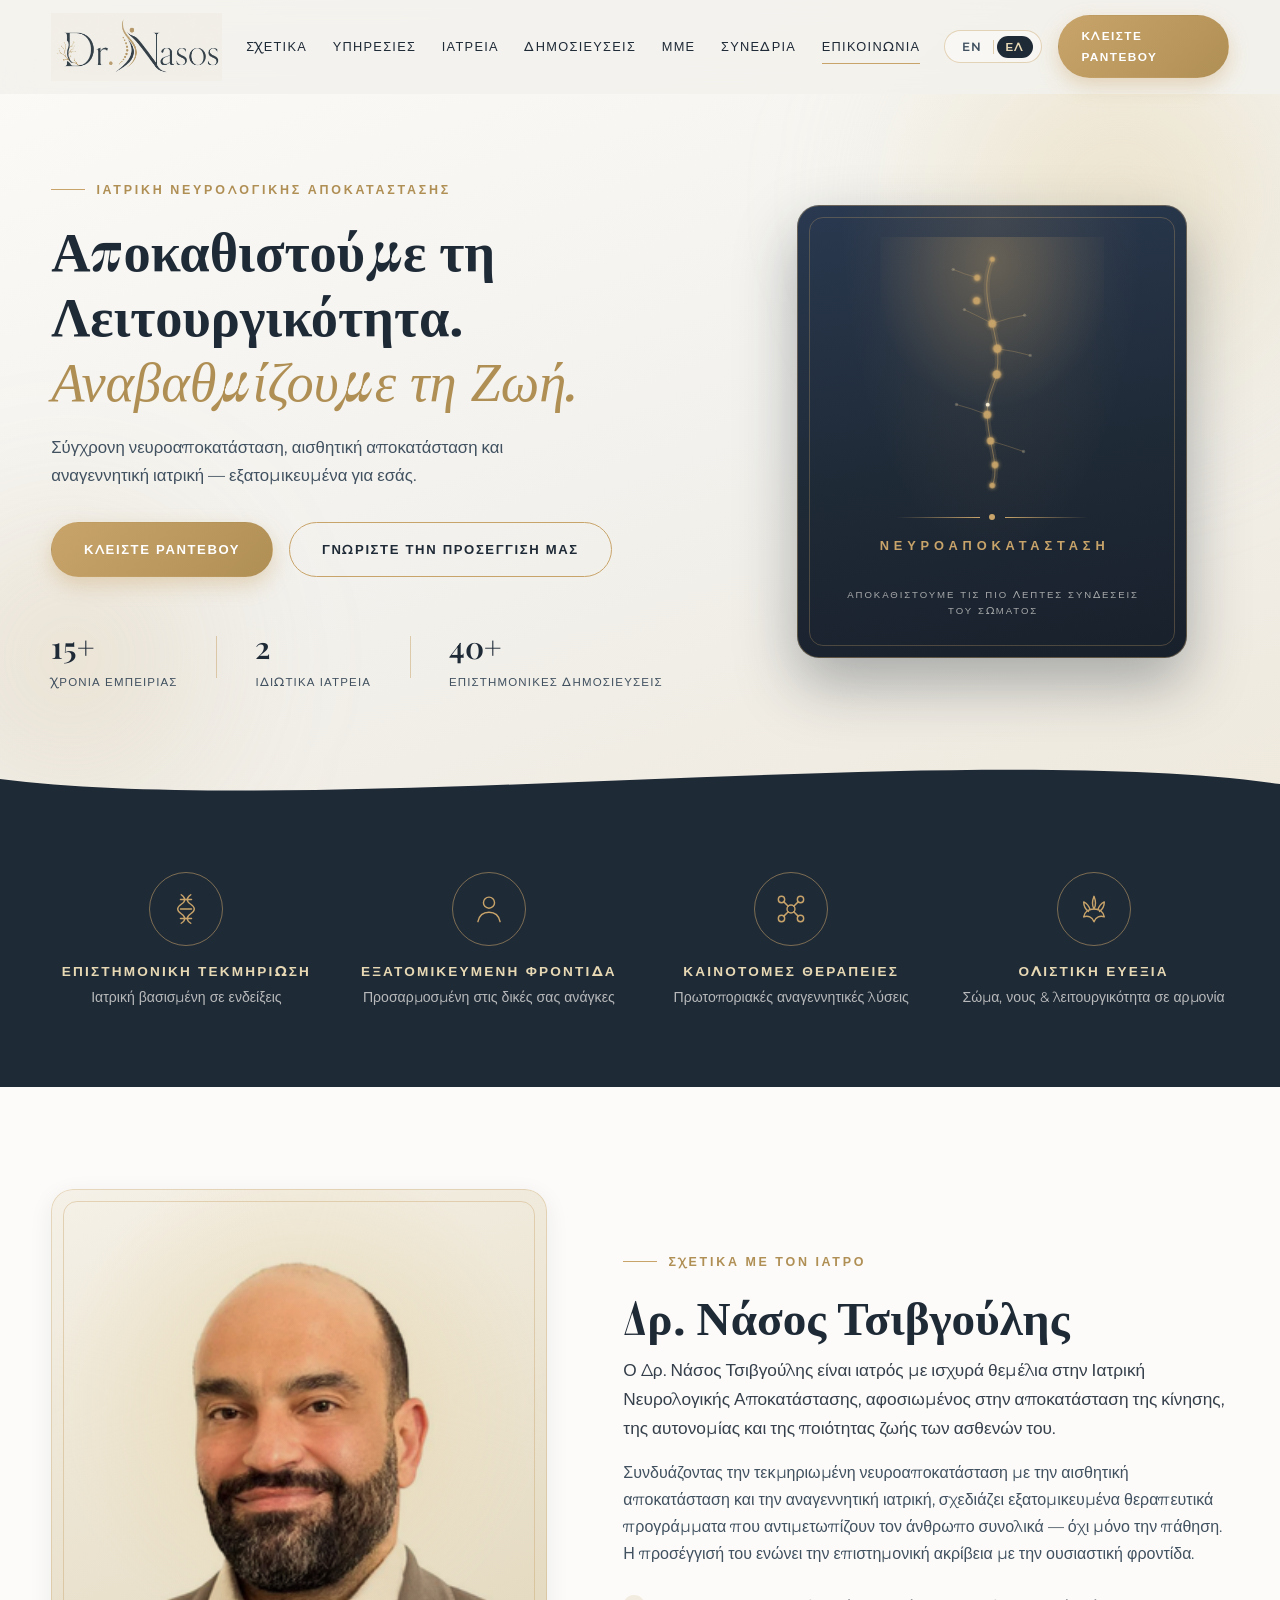
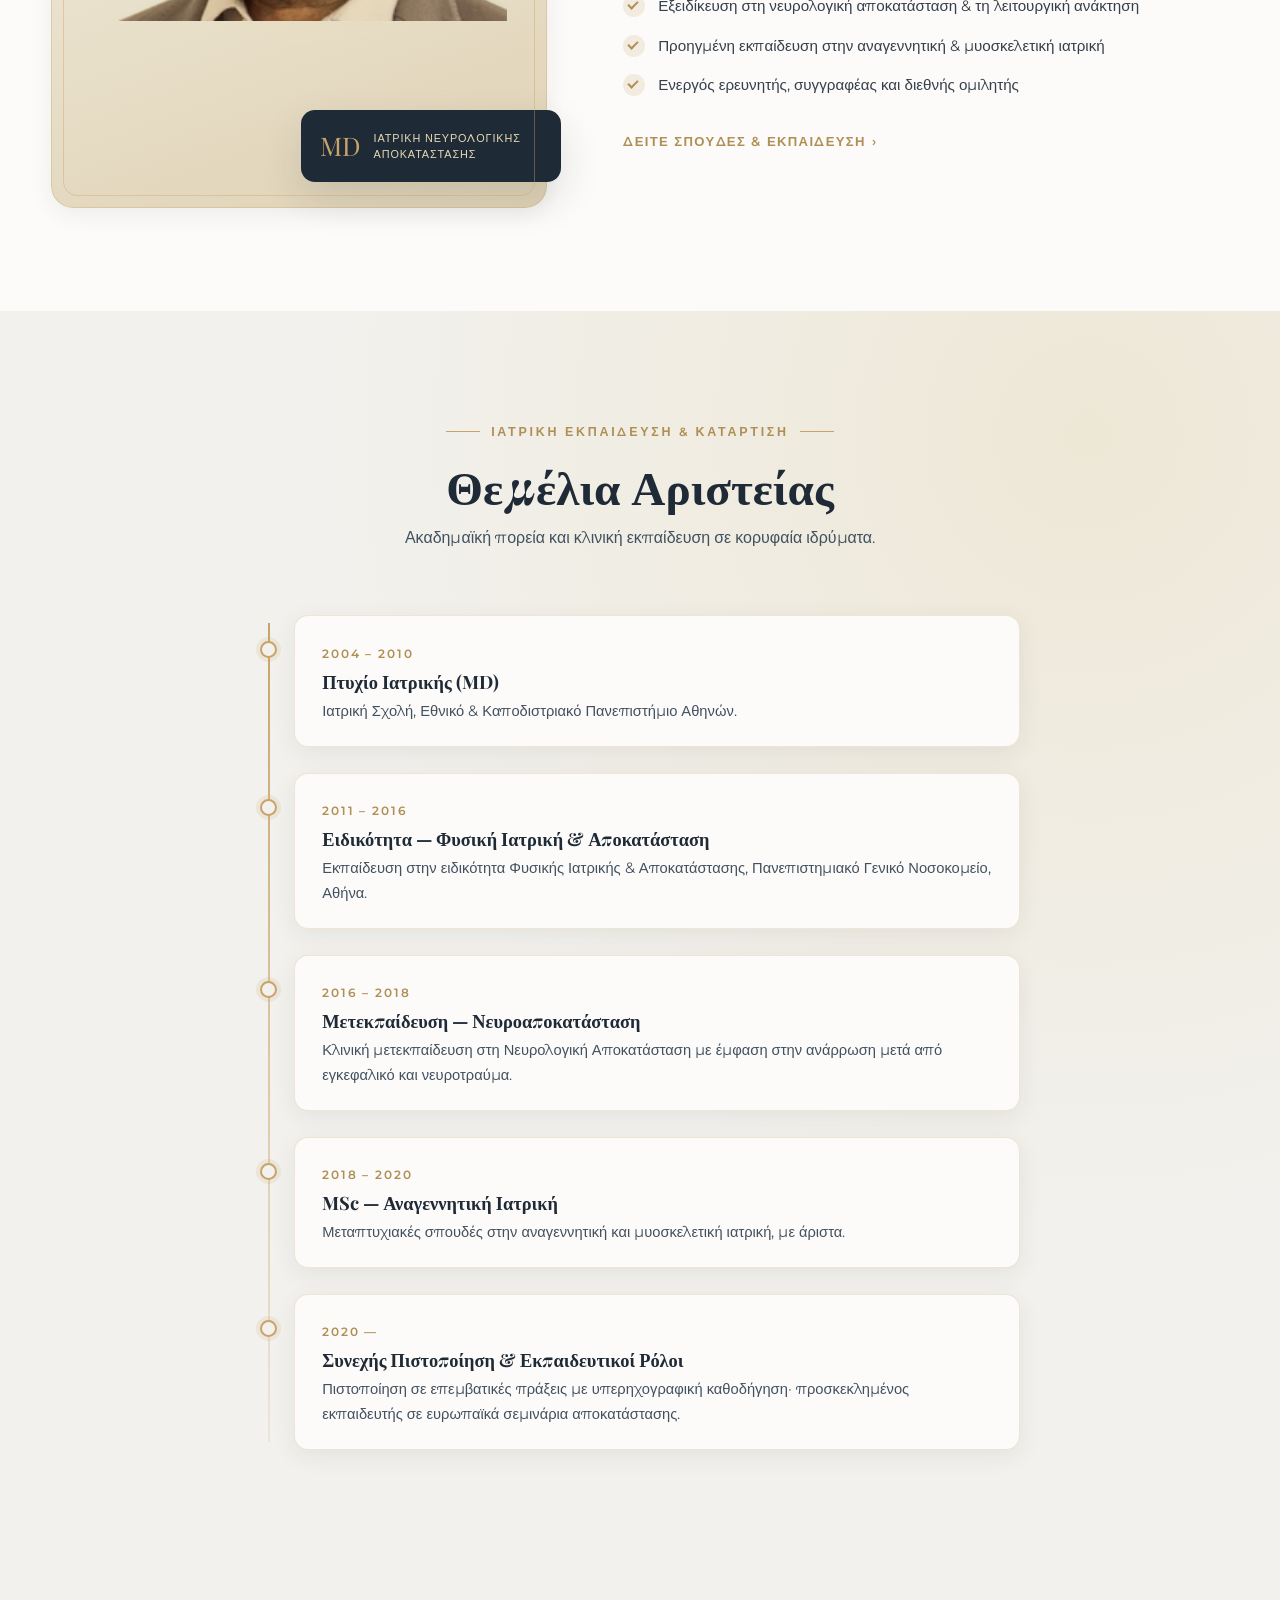
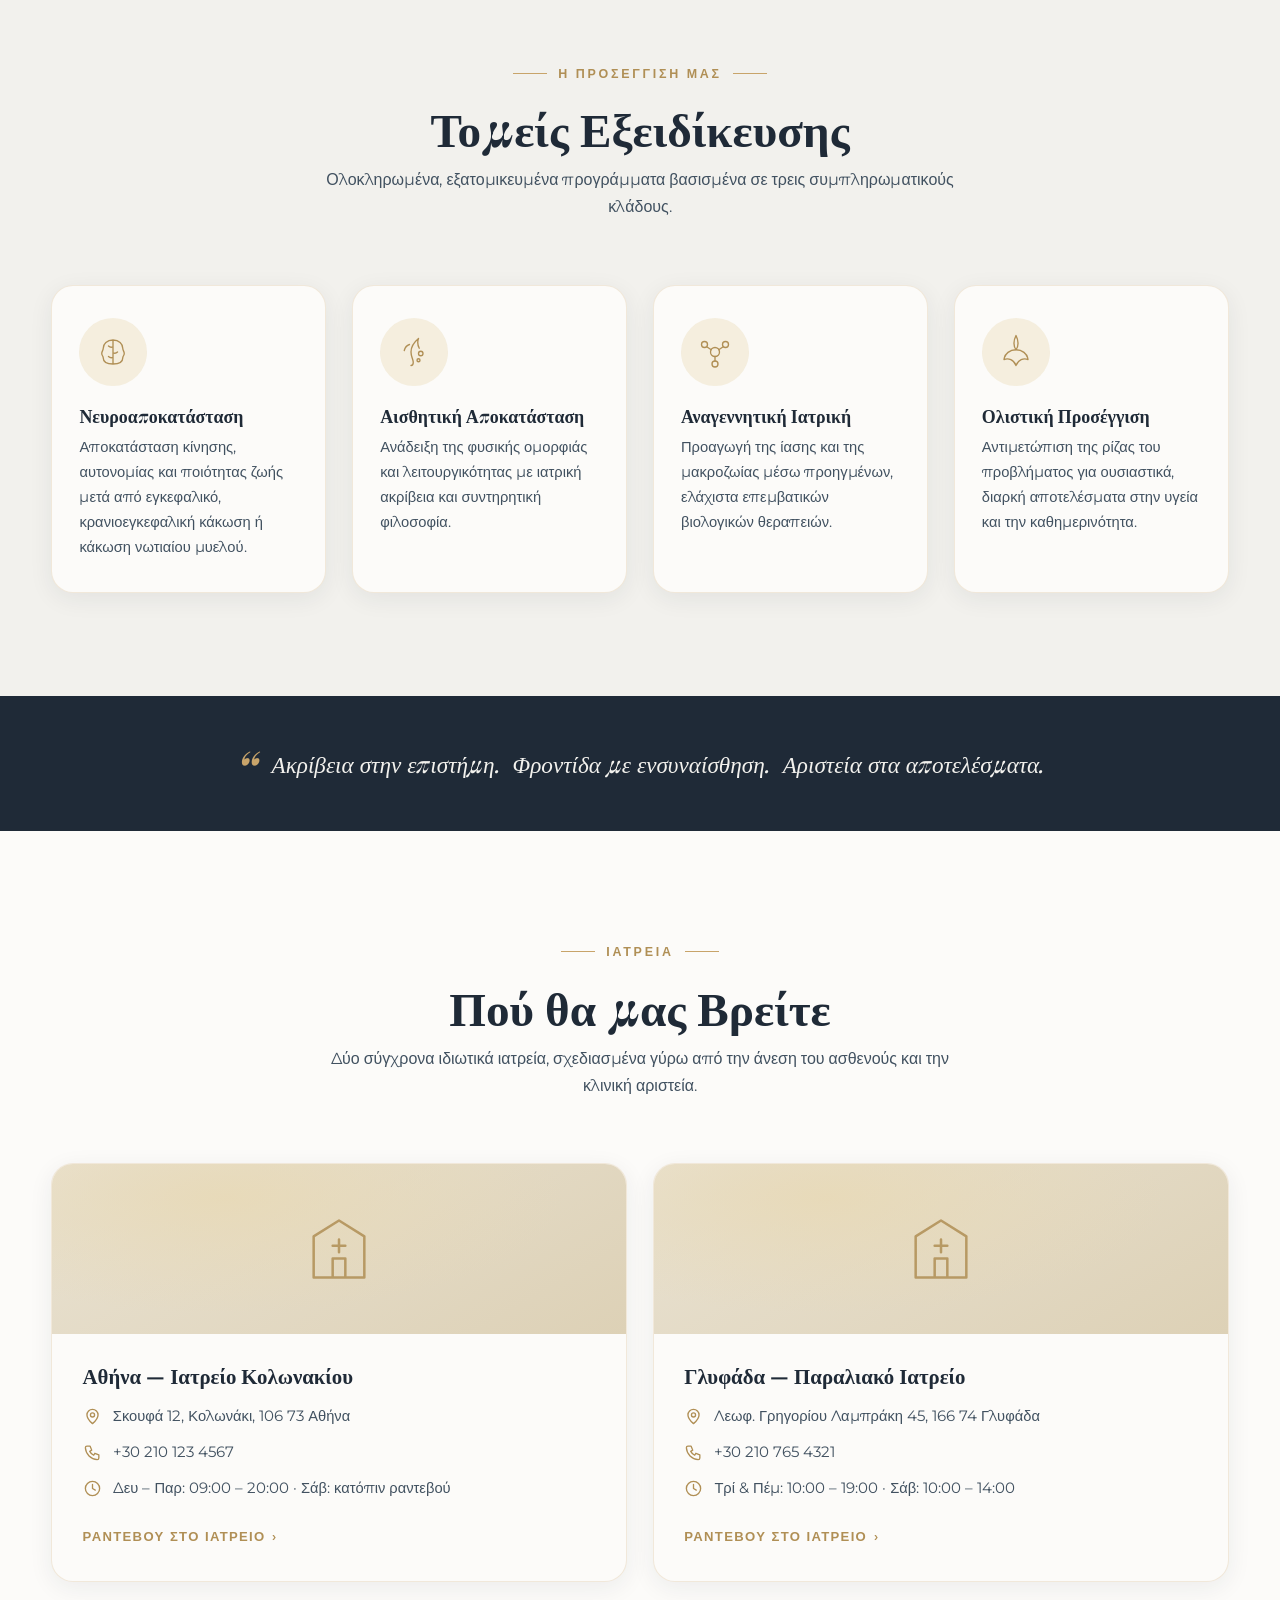
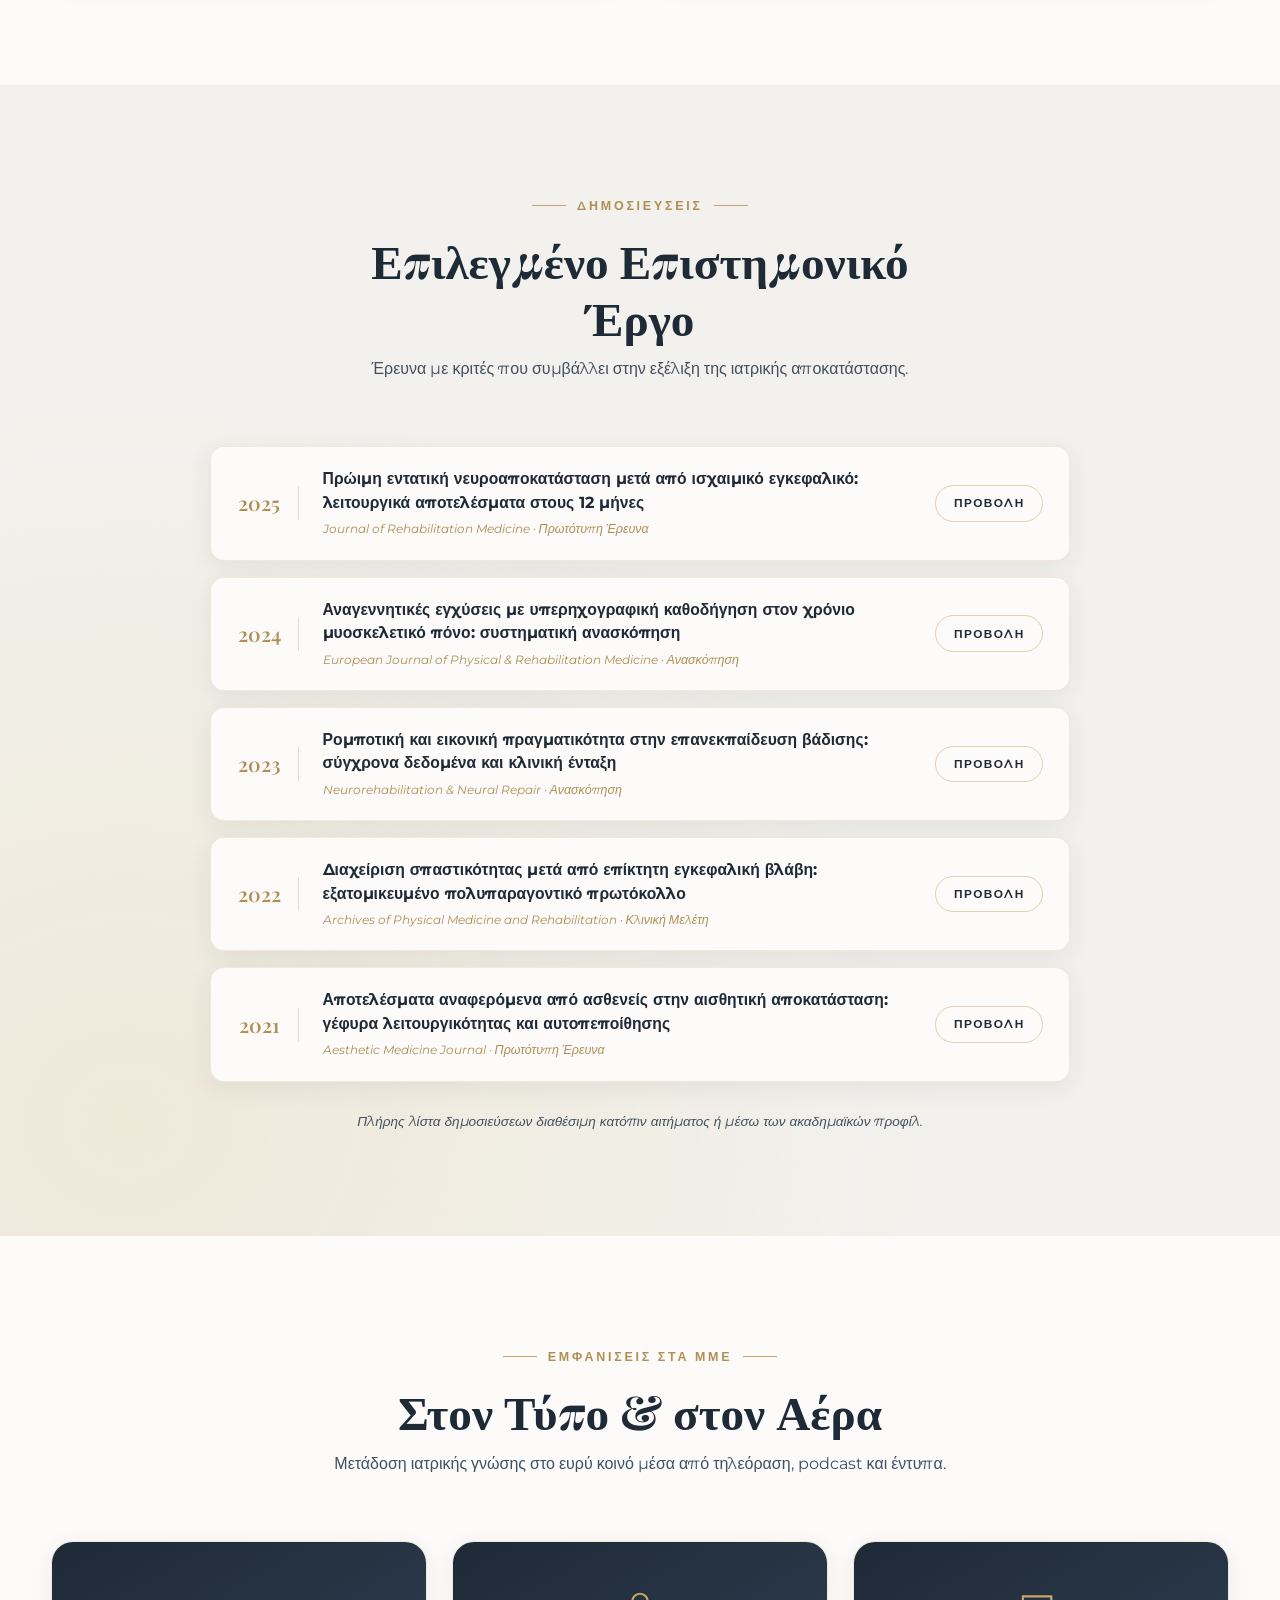
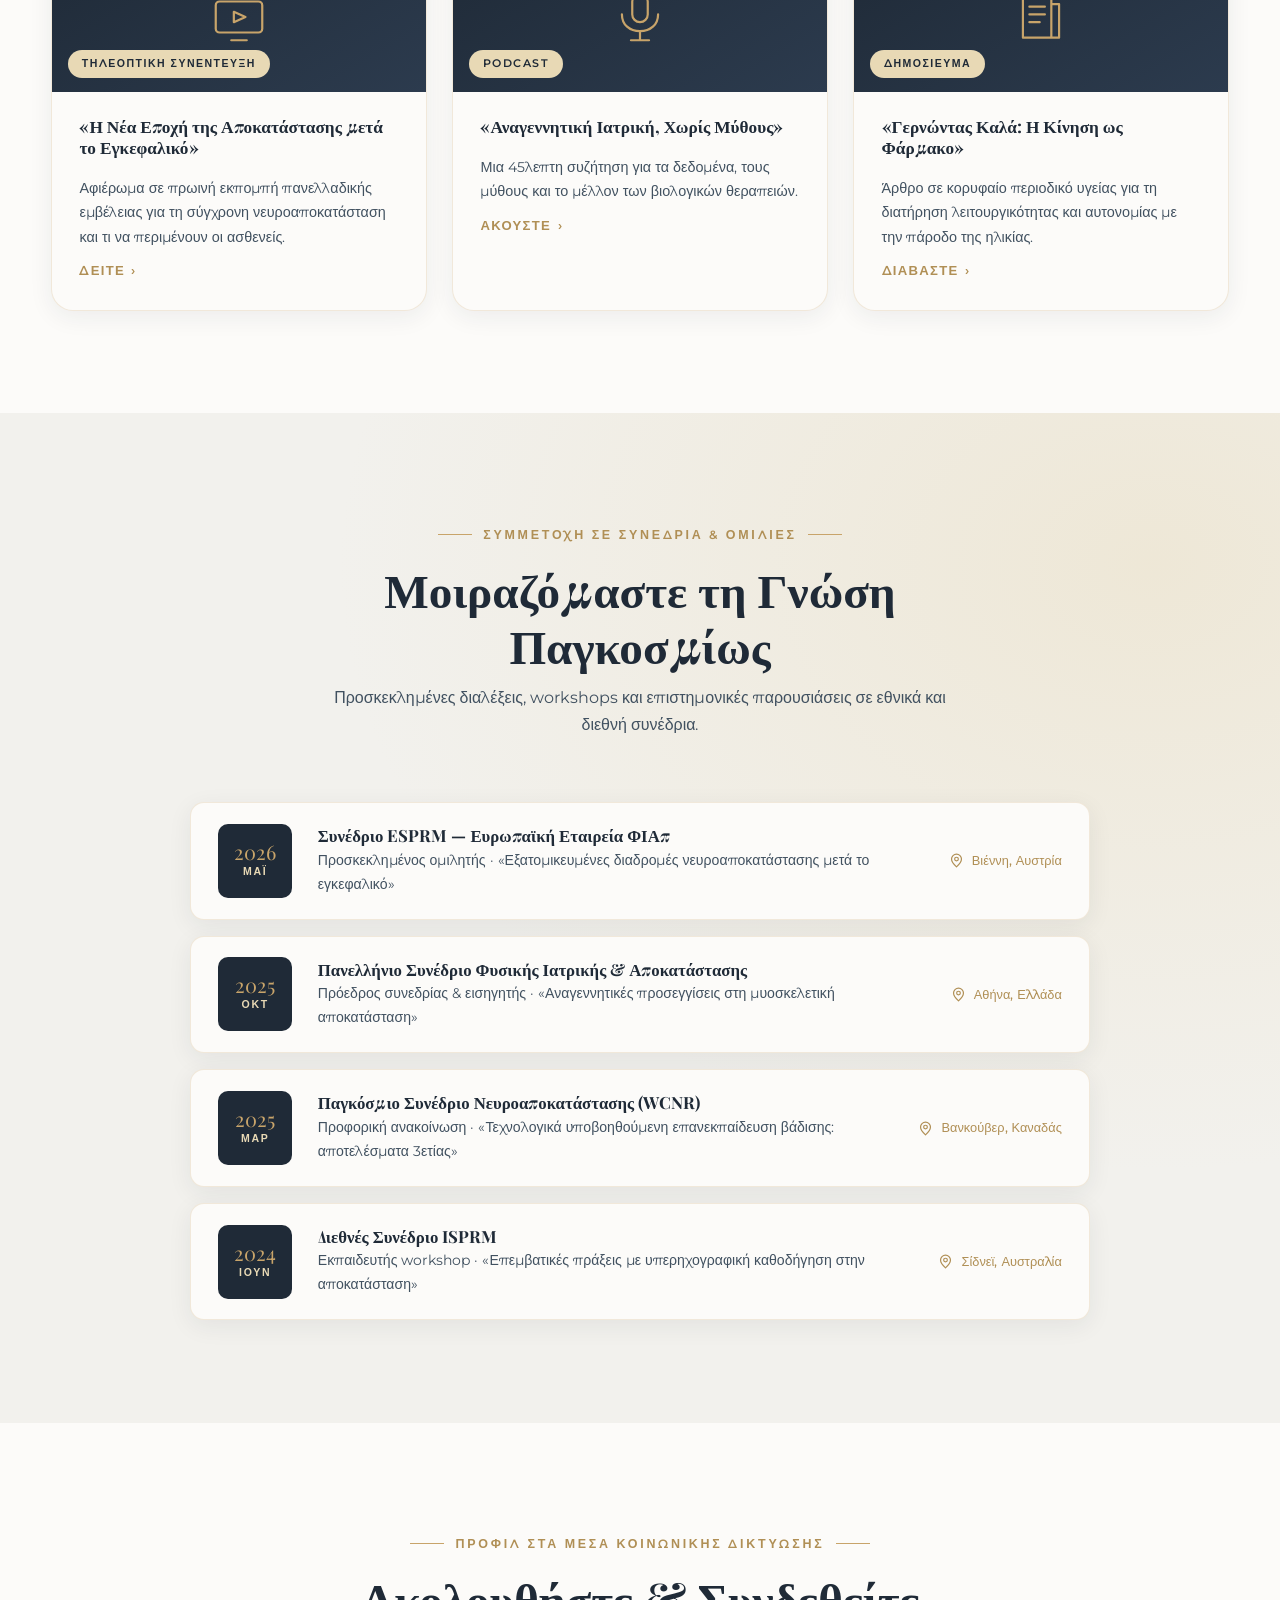
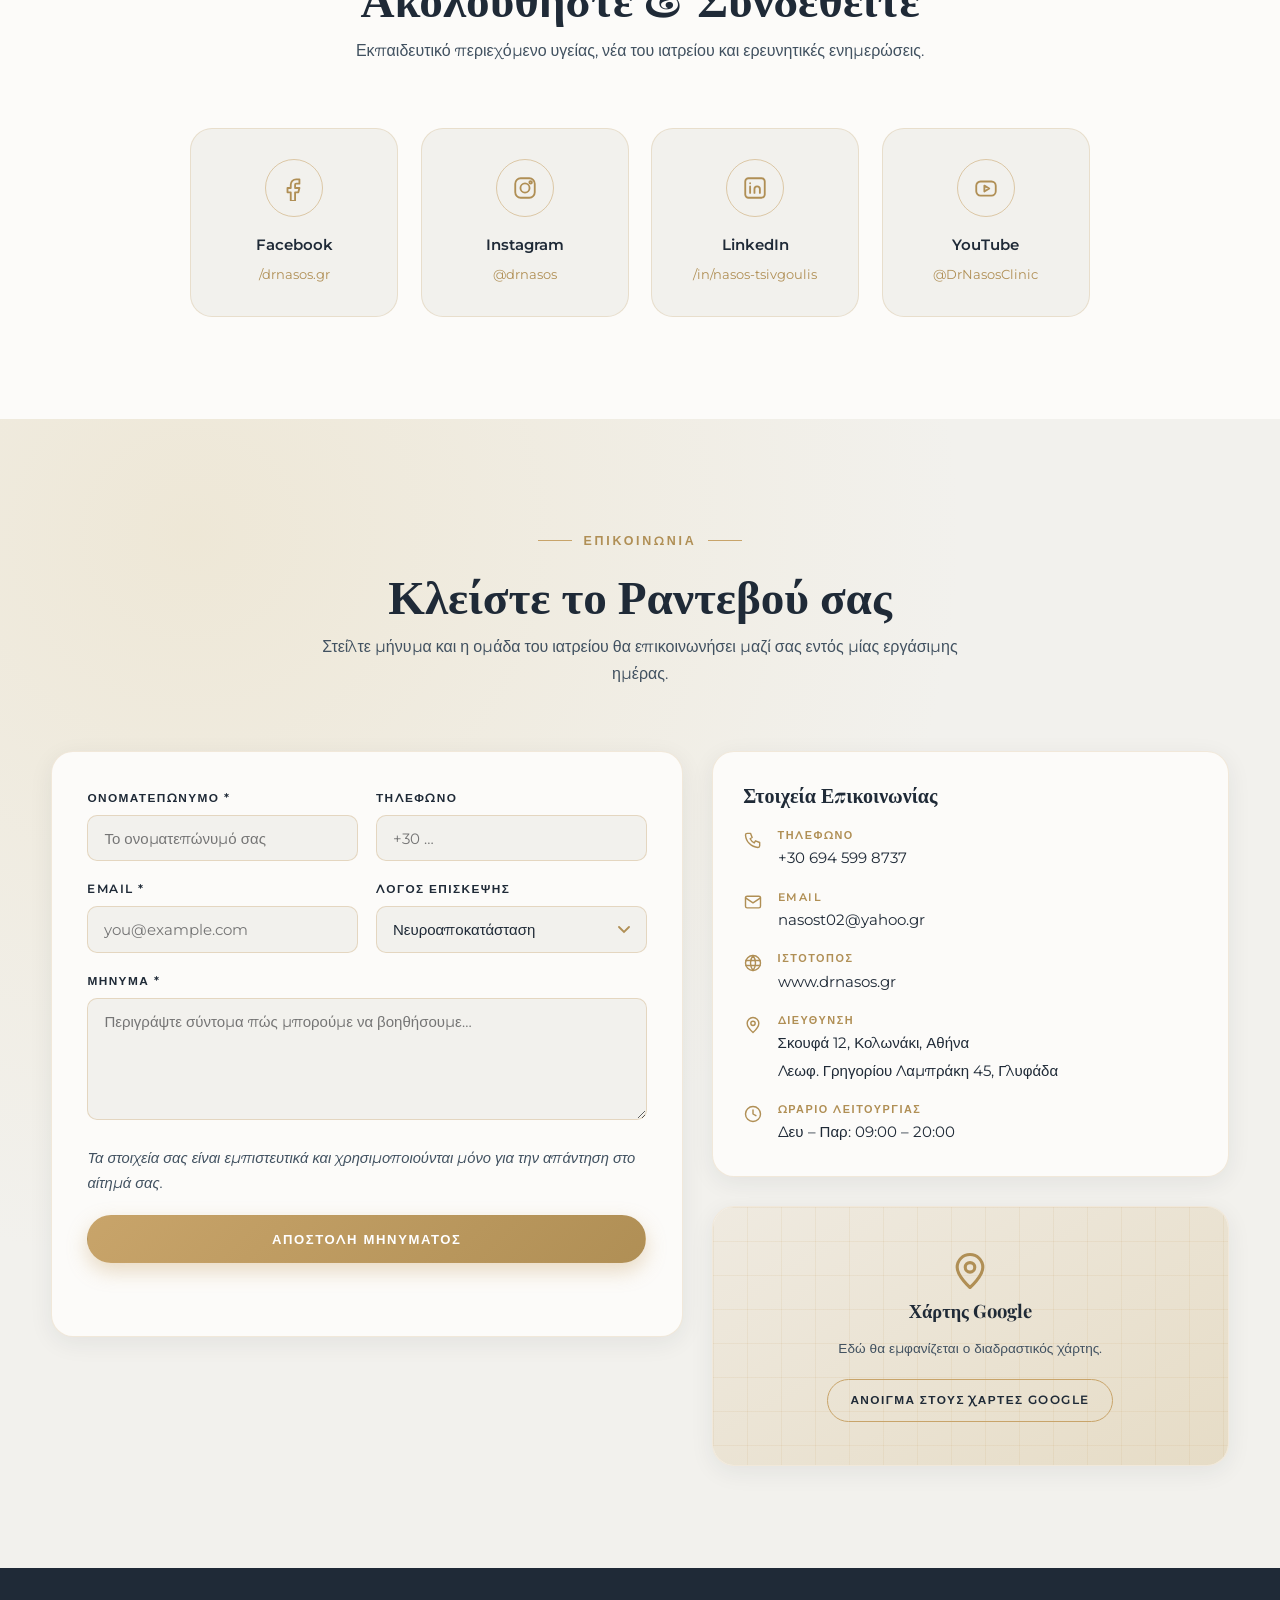
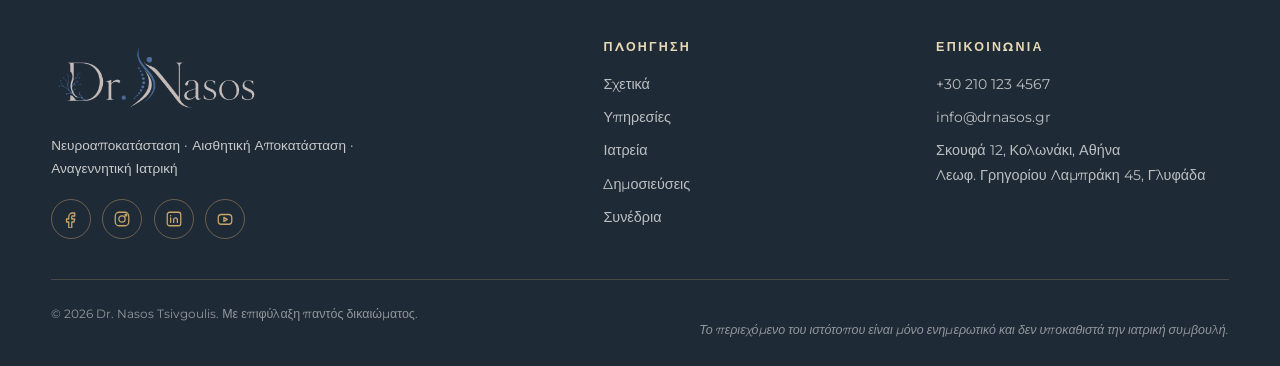
<file: index.html>
<!DOCTYPE html>
<html lang="en">
<head>
  <meta charset="UTF-8" />
  <meta name="viewport" content="width=device-width, initial-scale=1.0" />
  <title data-i18n="meta.title">Dr. Nasos Tsivgoulis — Neurorehabilitation · Aesthetic Rehabilitation · Regenerative Medicine</title>
  <meta name="description" content="Dr. Nasos Tsivgoulis — physician specialized in Neurological Rehabilitation Medicine. Advanced neurorehabilitation, aesthetic rehabilitation and regenerative medicine in Athens, Greece." />

  <link rel="preconnect" href="https://fonts.googleapis.com" />
  <link rel="preconnect" href="https://fonts.gstatic.com" crossorigin />
  <link href="https://fonts.googleapis.com/css2?family=Playfair+Display:ital,wght@0,400;0,500;0,600;0,700;1,400;1,500&family=Cormorant:ital,wght@0,500;0,600;0,700;1,500;1,600&family=Montserrat:wght@300;400;500;600;700&display=swap" rel="stylesheet" />

  <link rel="icon" type="image/png" href="logos/favicon.png" />
  <link rel="stylesheet" href="style.css" />
</head>
<body>

  <!-- ============ HEADER ============ -->
  <header class="site-header" id="siteHeader">
    <div class="container header-inner">
      <a href="#top" class="brand" aria-label="Dr. Nasos — Home">
        <img src="logos/Logo3_cropped.png" alt="Dr. Nasos — Neurorehabilitation" class="brand-logo" />
      </a>

      <nav class="main-nav" id="mainNav" aria-label="Main navigation">
        <a href="#about" class="nav-link" data-i18n="nav.about">About</a>
        <a href="#services" class="nav-link" data-i18n="nav.services">Services</a>
        <a href="#clinics" class="nav-link" data-i18n="nav.clinics">Clinics</a>
        <a href="#publications" class="nav-link" data-i18n="nav.publications">Publications</a>
        <a href="#media" class="nav-link" data-i18n="nav.media">Media</a>
        <a href="#conferences" class="nav-link" data-i18n="nav.conferences">Conferences</a>
        <a href="#contact" class="nav-link" data-i18n="nav.contact">Contact</a>
        <a href="#contact" class="btn btn-primary btn-sm nav-cta" data-i18n="nav.book">Book Appointment</a>
      </nav>

      <div class="header-actions">
        <div class="lang-switch" role="group" aria-label="Language">
          <button class="lang-btn active" data-lang="en" aria-pressed="true">EN</button>
          <span class="lang-sep"></span>
          <button class="lang-btn" data-lang="el" aria-pressed="false">ΕΛ</button>
        </div>
        <a href="#contact" class="btn btn-primary btn-sm header-cta" data-i18n="nav.book">Book Appointment</a>
        <button class="nav-toggle" id="navToggle" aria-label="Toggle menu" aria-expanded="false">
          <span></span><span></span><span></span>
        </button>
      </div>
    </div>
  </header>

  <main id="top">

    <!-- ============ HERO ============ -->
    <section class="hero" id="hero">
      <div class="hero-bg" aria-hidden="true">
        <div class="hero-glow hero-glow-1"></div>
        <div class="hero-glow hero-glow-2"></div>
      </div>
      <div class="container hero-inner">
        <div class="hero-content">
          <span class="eyebrow reveal" data-i18n="hero.badge">Neurological Rehabilitation Medicine</span>
          <h1 class="hero-title reveal delay-1">
            <span data-i18n="hero.title1">Restoring Function.</span><br />
            <em data-i18n="hero.title2">Elevating Life.</em>
          </h1>
          <p class="hero-sub reveal delay-2" data-i18n="hero.sub">
            Advanced neurorehabilitation, aesthetic rehabilitation and regenerative
            medicine — personalized for you.
          </p>
          <div class="hero-actions reveal delay-3">
            <a href="#contact" class="btn btn-primary" data-i18n="hero.cta1">Book Appointment</a>
            <a href="#services" class="btn btn-outline" data-i18n="hero.cta2">Discover Our Approach</a>
          </div>
          <div class="hero-stats reveal delay-4">
            <div class="stat">
              <span class="stat-value">15+</span>
              <span class="stat-label" data-i18n="hero.stat1">Years of Experience</span>
            </div>
            <div class="stat-divider" aria-hidden="true"></div>
            <div class="stat">
              <span class="stat-value">2</span>
              <span class="stat-label" data-i18n="hero.stat2">Private Clinics</span>
            </div>
            <div class="stat-divider" aria-hidden="true"></div>
            <div class="stat">
              <span class="stat-value">40+</span>
              <span class="stat-label" data-i18n="hero.stat3">Scientific Publications</span>
            </div>
          </div>
        </div>

        <div class="hero-visual reveal delay-2" aria-hidden="true">
          <div class="hero-visual-card">
            <svg class="neuro-svg" viewBox="0 0 400 470" fill="none" xmlns="http://www.w3.org/2000/svg">
              <defs>
                <radialGradient id="topGlow" cx="50%" cy="10%" r="55%">
                  <stop offset="0%" stop-color="#C8A46A" stop-opacity="0.3"/>
                  <stop offset="100%" stop-color="#C8A46A" stop-opacity="0"/>
                </radialGradient>
                <filter id="dotGlow" x="-120%" y="-120%" width="340%" height="340%">
                  <feGaussianBlur stdDeviation="4" result="b"/>
                  <feMerge><feMergeNode in="b"/><feMergeNode in="SourceGraphic"/></feMerge>
                </filter>
              </defs>

              <rect width="400" height="470" fill="url(#topGlow)"/>

              <!-- spinal column: soft halo + fine line -->
              <path class="neuro-halo" d="M200 40 C165 120 235 190 200 270 C172 335 220 400 200 445"/>
              <path class="neuro-path" d="M200 40 C165 120 235 190 200 270 C172 335 220 400 200 445"/>

              <!-- dendrite branches reaching out from the vertebrae -->
              <g class="dendrites">
                <path d="M173 73 Q 148 66 130 58"/>
                <path d="M200 155 Q 172 140 150 130"/>
                <path d="M200 155 Q 230 144 258 140"/>
                <path d="M209 200 Q 240 204 268 212"/>
                <path d="M191 318 Q 160 306 136 300"/>
                <path d="M197 365 Q 228 374 256 384"/>
                <circle cx="130" cy="58" r="3"/>
                <circle cx="150" cy="130" r="3"/>
                <circle cx="258" cy="140" r="3"/>
                <circle cx="268" cy="212" r="3"/>
                <circle cx="136" cy="300" r="3"/>
                <circle cx="256" cy="384" r="3"/>
              </g>

              <!-- vertebrae -->
              <g class="vertebrae" filter="url(#dotGlow)">
                <circle cx="200" cy="40"  r="4.5"/>
                <circle cx="173" cy="73"  r="5.5"/>
                <circle cx="172" cy="114" r="6.5"/>
                <circle cx="200" cy="155" r="7"/>
                <circle cx="209" cy="200" r="7.5"/>
                <circle cx="208" cy="246" r="7.5"/>
                <circle cx="191" cy="318" r="7"/>
                <circle cx="197" cy="365" r="6.5"/>
                <circle cx="205" cy="408" r="6"/>
                <circle cx="200" cy="445" r="5"/>
              </g>

              <!-- nerve impulse travelling down the spine -->
              <circle class="signal" r="3.5" filter="url(#dotGlow)">
                <animateMotion dur="4.5s" repeatCount="indefinite"
                  path="M200 40 C165 120 235 190 200 270 C172 335 220 400 200 445"/>
                <animate attributeName="opacity" values="0;1;1;0" keyTimes="0;0.08;0.9;1"
                  dur="4.5s" repeatCount="indefinite"/>
              </circle>
            </svg>

            <div class="emblem-divider"><span></span><i></i><span></span></div>
            <p class="emblem-caption" data-i18n="hero.cardTitle">Neurorehabilitation</p>
            <p class="emblem-sub" data-i18n="hero.cardSub">Restoring the body's finest connections</p>
          </div>
        </div>
      </div>
      <div class="hero-wave" aria-hidden="true">
        <svg viewBox="0 0 1440 70" preserveAspectRatio="none"><path d="M0,40 C360,80 1080,0 1440,45 L1440,70 L0,70 Z" fill="#1F2A37"/></svg>
      </div>
    </section>

    <!-- ============ PILLARS (dark strip) ============ -->
    <section class="pillars">
      <div class="container">
        <div class="pillars-grid">
          <div class="pillar reveal">
            <span class="pillar-icon">
              <svg viewBox="0 0 48 48"><path d="M18 6c6 4 6 8 0 12s-6 8 0 12 6 8 0 12M30 6c-6 4-6 8 0 12s6 8 0 12-6 8 0 12M17 12h14M17 24h14M17 36h14"/></svg>
            </span>
            <h3 data-i18n="pillar1.t">Science Driven</h3>
            <p data-i18n="pillar1.d">Evidence-based medicine</p>
          </div>
          <div class="pillar reveal delay-1">
            <span class="pillar-icon">
              <svg viewBox="0 0 48 48"><circle cx="24" cy="16" r="7"/><path d="M10 40c1.5-8 6.5-12 14-12s12.5 4 14 12"/></svg>
            </span>
            <h3 data-i18n="pillar2.t">Personalized Care</h3>
            <p data-i18n="pillar2.d">Tailored to your unique needs</p>
          </div>
          <div class="pillar reveal delay-2">
            <span class="pillar-icon">
              <svg viewBox="0 0 48 48"><circle cx="24" cy="24" r="5"/><circle cx="12" cy="12" r="4"/><circle cx="36" cy="12" r="4"/><circle cx="12" cy="36" r="4"/><circle cx="36" cy="36" r="4"/><path d="M15 15l5.5 5.5M33 15l-5.5 5.5M15 33l5.5-5.5M33 33l-5.5-5.5"/></svg>
            </span>
            <h3 data-i18n="pillar3.t">Innovative Therapies</h3>
            <p data-i18n="pillar3.d">Cutting-edge regenerative solutions</p>
          </div>
          <div class="pillar reveal delay-3">
            <span class="pillar-icon">
              <svg viewBox="0 0 48 48"><path d="M24 40c-2-6-8-8-13-6 1-6 6-10 13-10s12 4 13 10c-5-2-11 0-13 6z"/><path d="M24 24c-3-5-2-11 0-16 2 5 3 11 0 16z"/><path d="M17 27c-4-3-6-8-6-12 4 2 7 6 8 10M31 27c4-3 6-8 6-12-4 2-7 6-8 10"/></svg>
            </span>
            <h3 data-i18n="pillar4.t">Holistic Wellness</h3>
            <p data-i18n="pillar4.d">Body, mind &amp; function in harmony</p>
          </div>
        </div>
      </div>
    </section>

    <!-- ============ ABOUT ============ -->
    <section class="section about" id="about">
      <div class="container">
        <div class="about-grid">
          <div class="about-visual reveal">
            <div class="portrait-frame">
              <div class="portrait-photo">
                <img src="logos/Screenshot_4.png" alt="Dr. Nasos Tsivgoulis" />
              </div>
              <div class="portrait-badge">
                <span class="portrait-badge-value">MD</span>
                <span class="portrait-badge-label" data-i18n="about.badge">Neurological Rehabilitation Medicine</span>
              </div>
            </div>
          </div>
          <div class="about-content">
            <span class="eyebrow reveal" data-i18n="about.label">About the Doctor</span>
            <h2 class="section-title reveal delay-1" data-i18n="about.title">Dr. Nasos Tsivgoulis</h2>
            <p class="lead reveal delay-2" data-i18n="about.p1">
              Dr. Nasos Tsivgoulis is a physician with strong foundations in Neurological
              Rehabilitation Medicine, dedicated to restoring movement, independence and
              quality of life for his patients.
            </p>
            <p class="reveal delay-3" data-i18n="about.p2">
              Combining evidence-based neurorehabilitation with aesthetic rehabilitation and
              regenerative medicine, he designs personalized treatment programs that address
              the whole person — not just the condition. His approach unites precision in
              science with genuine compassion in care.
            </p>
            <ul class="about-highlights reveal delay-4">
              <li><span class="check"></span><span data-i18n="about.h1">Specialized in neurological rehabilitation &amp; functional recovery</span></li>
              <li><span class="check"></span><span data-i18n="about.h2">Advanced training in regenerative &amp; musculoskeletal medicine</span></li>
              <li><span class="check"></span><span data-i18n="about.h3">Active researcher, author and international speaker</span></li>
            </ul>
            <a href="#education" class="text-link reveal delay-5" data-i18n="about.link">View education &amp; training <span aria-hidden="true">›</span></a>
          </div>
        </div>
      </div>
    </section>

    <!-- ============ EDUCATION & TRAINING ============ -->
    <section class="section education" id="education">
      <div class="container">
        <div class="section-head reveal">
          <span class="eyebrow" data-i18n="edu.label">Medical Education &amp; Training</span>
          <h2 class="section-title" data-i18n="edu.title">A Foundation of Excellence</h2>
          <p class="section-sub" data-i18n="edu.sub">Academic background and clinical training across leading institutions.</p>
        </div>
        <div class="timeline">
          <div class="timeline-item reveal">
            <div class="timeline-marker"></div>
            <div class="timeline-card">
              <span class="timeline-year">2004 – 2010</span>
              <h3 data-i18n="edu.i1t">Doctor of Medicine (MD)</h3>
              <p data-i18n="edu.i1d">School of Medicine, National &amp; Kapodistrian University of Athens, Greece.</p>
            </div>
          </div>
          <div class="timeline-item reveal delay-1">
            <div class="timeline-marker"></div>
            <div class="timeline-card">
              <span class="timeline-year">2011 – 2016</span>
              <h3 data-i18n="edu.i2t">Residency — Physical Medicine &amp; Rehabilitation</h3>
              <p data-i18n="edu.i2d">Specialty training in Physical &amp; Rehabilitation Medicine, University General Hospital, Athens.</p>
            </div>
          </div>
          <div class="timeline-item reveal delay-2">
            <div class="timeline-marker"></div>
            <div class="timeline-card">
              <span class="timeline-year">2016 – 2018</span>
              <h3 data-i18n="edu.i3t">Fellowship — Neurorehabilitation</h3>
              <p data-i18n="edu.i3d">Clinical fellowship in Neurological Rehabilitation with emphasis on stroke and neurotrauma recovery.</p>
            </div>
          </div>
          <div class="timeline-item reveal delay-3">
            <div class="timeline-marker"></div>
            <div class="timeline-card">
              <span class="timeline-year">2018 – 2020</span>
              <h3 data-i18n="edu.i4t">MSc — Regenerative Medicine</h3>
              <p data-i18n="edu.i4d">Postgraduate studies in regenerative and musculoskeletal medicine, with distinction.</p>
            </div>
          </div>
          <div class="timeline-item reveal delay-4">
            <div class="timeline-marker"></div>
            <div class="timeline-card">
              <span class="timeline-year">2020 —</span>
              <h3 data-i18n="edu.i5t">Continuing Certification &amp; Faculty Roles</h3>
              <p data-i18n="edu.i5d">Certified in interventional ultrasound-guided procedures; invited faculty at European rehabilitation courses.</p>
            </div>
          </div>
        </div>
      </div>
    </section>

    <!-- ============ SERVICES ============ -->
    <section class="section services" id="services">
      <div class="container">
        <div class="section-head reveal">
          <span class="eyebrow" data-i18n="svc.label">Our Approach</span>
          <h2 class="section-title" data-i18n="svc.title">Areas of Expertise</h2>
          <p class="section-sub" data-i18n="svc.sub">Comprehensive, personalized programs built on three complementary disciplines.</p>
        </div>
        <div class="cards-grid cards-4">
          <article class="card reveal">
            <span class="card-icon">
              <svg viewBox="0 0 48 48"><path d="M24 8c-8 0-13 5-13 11 0 3-2 4-2 7s2 3 2 6c0 5 5 8 13 8M24 8c8 0 13 5 13 11 0 3 2 4 2 7s-2 3-2 6c0 5-5 8-13 8M24 8v32M18 16c2 2 4 2 6 1M30 24c-2 2-4 2-6 1M18 30c2 2 4 2 6 1"/></svg>
            </span>
            <h3 data-i18n="svc1.t">Neurorehabilitation</h3>
            <p data-i18n="svc1.d">Restoring movement, independence and quality of life after stroke, brain and spinal cord injury.</p>
          </article>
          <article class="card reveal delay-1">
            <span class="card-icon">
              <svg viewBox="0 0 48 48"><path d="M30 6c-6 5-10 11-10 18 0 6 3 10 3 14 0 2-1 4-3 4M30 6c-2 5-1 9 1 13M18 14c-3 1-6 4-7 8"/><circle cx="33" cy="26" r="3"/><circle cx="30" cy="35" r="2"/></svg>
            </span>
            <h3 data-i18n="svc2.t">Aesthetic Rehabilitation</h3>
            <p data-i18n="svc2.d">Enhancing natural beauty and function with medical precision and a conservative philosophy.</p>
          </article>
          <article class="card reveal delay-2">
            <span class="card-icon">
              <svg viewBox="0 0 48 48"><circle cx="24" cy="24" r="6"/><circle cx="10" cy="14" r="4"/><circle cx="38" cy="14" r="4"/><circle cx="24" cy="40" r="4"/><path d="M13 17l6 4M35 17l-6 4M24 30v6"/></svg>
            </span>
            <h3 data-i18n="svc3.t">Regenerative Medicine</h3>
            <p data-i18n="svc3.d">Promoting healing and longevity through advanced, minimally invasive biological therapies.</p>
          </article>
          <article class="card reveal delay-3">
            <span class="card-icon">
              <svg viewBox="0 0 48 48"><path d="M24 42c-3-8-10-10-16-8 1-8 8-13 16-13s15 5 16 13c-6-2-13 0-16 8z"/><path d="M24 21c-4-6-3-13 0-19 3 6 4 13 0 19z"/></svg>
            </span>
            <h3 data-i18n="svc4.t">Whole-Person Approach</h3>
            <p data-i18n="svc4.d">Treating the root cause for lasting, meaningful results in health and daily function.</p>
          </article>
        </div>
      </div>
    </section>

    <!-- ============ QUOTE ============ -->
    <section class="quote-band">
      <div class="container">
        <p class="quote reveal">
          <span class="quote-mark" aria-hidden="true">“</span>
          <span data-i18n="quote.text">Precision in science.&ensp;Compassion in care.&ensp;Excellence in results.</span>
        </p>
      </div>
    </section>

    <!-- ============ CLINICS ============ -->
    <section class="section clinics" id="clinics">
      <div class="container">
        <div class="section-head reveal">
          <span class="eyebrow" data-i18n="clinics.label">Clinics</span>
          <h2 class="section-title" data-i18n="clinics.title">Where to Find Us</h2>
          <p class="section-sub" data-i18n="clinics.sub">Two modern private clinics, designed around patient comfort and clinical excellence.</p>
        </div>
        <div class="cards-grid cards-2">
          <article class="card clinic-card reveal">
            <div class="clinic-photo" aria-hidden="true">
              <svg viewBox="0 0 48 48"><path d="M8 42V16l16-10 16 10v26M8 42h32M20 42v-12h8v12"/><path d="M24 18v8M20 22h8"/></svg>
            </div>
            <div class="clinic-body">
              <h3 data-i18n="clinic1.name">Athens — Kolonaki Clinic</h3>
              <ul class="clinic-details">
                <li>
                  <svg viewBox="0 0 24 24"><path d="M12 21s-7-6.1-7-11a7 7 0 1 1 14 0c0 4.9-7 11-7 11z"/><circle cx="12" cy="10" r="2.6"/></svg>
                  <span data-i18n="clinic1.addr">12 Skoufa Street, Kolonaki, 106 73 Athens</span>
                </li>
                <li>
                  <svg viewBox="0 0 24 24"><path d="M5 4h4l2 5-2.5 1.5a12 12 0 0 0 5 5L15 13l5 2v4a2 2 0 0 1-2 2A16 16 0 0 1 3 6a2 2 0 0 1 2-2z"/></svg>
                  <span>+30 210 123 4567</span>
                </li>
                <li>
                  <svg viewBox="0 0 24 24"><circle cx="12" cy="12" r="9"/><path d="M12 7v5l3.5 2"/></svg>
                  <span data-i18n="clinic1.hours">Mon – Fri: 09:00 – 20:00 · Sat: by appointment</span>
                </li>
              </ul>
              <a href="#contact" class="text-link" data-i18n="clinics.book">Book at this clinic <span aria-hidden="true">›</span></a>
            </div>
          </article>
          <article class="card clinic-card reveal delay-1">
            <div class="clinic-photo" aria-hidden="true">
              <svg viewBox="0 0 48 48"><path d="M8 42V16l16-10 16 10v26M8 42h32M20 42v-12h8v12"/><path d="M24 18v8M20 22h8"/></svg>
            </div>
            <div class="clinic-body">
              <h3 data-i18n="clinic2.name">Glyfada — Coastal Clinic</h3>
              <ul class="clinic-details">
                <li>
                  <svg viewBox="0 0 24 24"><path d="M12 21s-7-6.1-7-11a7 7 0 1 1 14 0c0 4.9-7 11-7 11z"/><circle cx="12" cy="10" r="2.6"/></svg>
                  <span data-i18n="clinic2.addr">45 Grigoriou Lampraki Avenue, 166 74 Glyfada</span>
                </li>
                <li>
                  <svg viewBox="0 0 24 24"><path d="M5 4h4l2 5-2.5 1.5a12 12 0 0 0 5 5L15 13l5 2v4a2 2 0 0 1-2 2A16 16 0 0 1 3 6a2 2 0 0 1 2-2z"/></svg>
                  <span>+30 210 765 4321</span>
                </li>
                <li>
                  <svg viewBox="0 0 24 24"><circle cx="12" cy="12" r="9"/><path d="M12 7v5l3.5 2"/></svg>
                  <span data-i18n="clinic2.hours">Tue &amp; Thu: 10:00 – 19:00 · Sat: 10:00 – 14:00</span>
                </li>
              </ul>
              <a href="#contact" class="text-link" data-i18n="clinics.book">Book at this clinic <span aria-hidden="true">›</span></a>
            </div>
          </article>
        </div>
      </div>
    </section>

    <!-- ============ PUBLICATIONS ============ -->
    <section class="section publications" id="publications">
      <div class="container">
        <div class="section-head reveal">
          <span class="eyebrow" data-i18n="pubs.label">Publications</span>
          <h2 class="section-title" data-i18n="pubs.title">Selected Scientific Work</h2>
          <p class="section-sub" data-i18n="pubs.sub">Peer-reviewed research contributing to the advancement of rehabilitation medicine.</p>
        </div>
        <div class="pub-list">
          <article class="pub-item reveal">
            <span class="pub-year">2025</span>
            <div class="pub-body">
              <h3 data-i18n="pub1.t">Early intensive neurorehabilitation after ischemic stroke: functional outcomes at 12 months</h3>
              <p class="pub-meta" data-i18n="pub1.j">Journal of Rehabilitation Medicine · Original Research</p>
            </div>
            <a href="#" class="pub-link" data-i18n="pubs.view">View</a>
          </article>
          <article class="pub-item reveal delay-1">
            <span class="pub-year">2024</span>
            <div class="pub-body">
              <h3 data-i18n="pub2.t">Ultrasound-guided regenerative injections in chronic musculoskeletal pain: a systematic review</h3>
              <p class="pub-meta" data-i18n="pub2.j">European Journal of Physical &amp; Rehabilitation Medicine · Review</p>
            </div>
            <a href="#" class="pub-link" data-i18n="pubs.view">View</a>
          </article>
          <article class="pub-item reveal delay-2">
            <span class="pub-year">2023</span>
            <div class="pub-body">
              <h3 data-i18n="pub3.t">Robotics and virtual reality in gait re-education: current evidence and clinical integration</h3>
              <p class="pub-meta" data-i18n="pub3.j">Neurorehabilitation &amp; Neural Repair · Review</p>
            </div>
            <a href="#" class="pub-link" data-i18n="pubs.view">View</a>
          </article>
          <article class="pub-item reveal delay-3">
            <span class="pub-year">2022</span>
            <div class="pub-body">
              <h3 data-i18n="pub4.t">Spasticity management after acquired brain injury: an individualized multimodal protocol</h3>
              <p class="pub-meta" data-i18n="pub4.j">Archives of Physical Medicine and Rehabilitation · Clinical Study</p>
            </div>
            <a href="#" class="pub-link" data-i18n="pubs.view">View</a>
          </article>
          <article class="pub-item reveal delay-4">
            <span class="pub-year">2021</span>
            <div class="pub-body">
              <h3 data-i18n="pub5.t">Patient-reported outcomes in aesthetic rehabilitation: bridging function and confidence</h3>
              <p class="pub-meta" data-i18n="pub5.j">Aesthetic Medicine Journal · Original Research</p>
            </div>
            <a href="#" class="pub-link" data-i18n="pubs.view">View</a>
          </article>
        </div>
        <p class="pub-note reveal" data-i18n="pubs.note">Full publication list available on request or via academic profiles below.</p>
      </div>
    </section>

    <!-- ============ MEDIA ============ -->
    <section class="section media" id="media">
      <div class="container">
        <div class="section-head reveal">
          <span class="eyebrow" data-i18n="media.label">Media Appearances</span>
          <h2 class="section-title" data-i18n="media.title">In the Press &amp; On Air</h2>
          <p class="section-sub" data-i18n="media.sub">Sharing medical knowledge with the wider public through television, podcasts and print.</p>
        </div>
        <div class="cards-grid cards-3">
          <article class="card media-card reveal">
            <div class="media-thumb" aria-hidden="true">
              <svg viewBox="0 0 48 48"><rect x="6" y="12" width="36" height="24" rx="3"/><path d="M20 20l9 4-9 4z"/><path d="M18 42h12"/></svg>
              <span class="media-tag" data-i18n="media1.tag">TV Interview</span>
            </div>
            <div class="media-body">
              <h3 data-i18n="media1.t">“The New Era of Stroke Recovery”</h3>
              <p data-i18n="media1.d">National morning show feature on modern neurorehabilitation and what patients should expect.</p>
              <a href="#" class="text-link" data-i18n="media.watch">Watch <span aria-hidden="true">›</span></a>
            </div>
          </article>
          <article class="card media-card reveal delay-1">
            <div class="media-thumb" aria-hidden="true">
              <svg viewBox="0 0 48 48"><rect x="18" y="6" width="12" height="22" rx="6"/><path d="M10 22c0 8 6 13 14 13s14-5 14-13M24 35v7M17 42h14"/></svg>
              <span class="media-tag" data-i18n="media2.tag">Podcast</span>
            </div>
            <div class="media-body">
              <h3 data-i18n="media2.t">“Regenerative Medicine, Demystified”</h3>
              <p data-i18n="media2.d">A 45-minute conversation on the evidence, the myths, and the future of biologic therapies.</p>
              <a href="#" class="text-link" data-i18n="media.listen">Listen <span aria-hidden="true">›</span></a>
            </div>
          </article>
          <article class="card media-card reveal delay-2">
            <div class="media-thumb" aria-hidden="true">
              <svg viewBox="0 0 48 48"><path d="M10 8h22v32H10zM32 14h6v26h-6M15 16h12M15 22h12M15 28h8"/></svg>
              <span class="media-tag" data-i18n="media3.tag">Press Feature</span>
            </div>
            <div class="media-body">
              <h3 data-i18n="media3.t">“Ageing Well: Movement as Medicine”</h3>
              <p data-i18n="media3.d">Guest article in a leading health magazine on preserving function and independence with age.</p>
              <a href="#" class="text-link" data-i18n="media.read">Read <span aria-hidden="true">›</span></a>
            </div>
          </article>
        </div>
      </div>
    </section>

    <!-- ============ CONFERENCES ============ -->
    <section class="section conferences" id="conferences">
      <div class="container">
        <div class="section-head reveal">
          <span class="eyebrow" data-i18n="conf.label">Conference Participation &amp; Speaking</span>
          <h2 class="section-title" data-i18n="conf.title">Sharing Knowledge Worldwide</h2>
          <p class="section-sub" data-i18n="conf.sub">Invited lectures, workshops and scientific presentations at national and international meetings.</p>
        </div>
        <div class="conf-list">
          <article class="conf-item reveal">
            <div class="conf-date"><span class="conf-year">2026</span><span class="conf-month" data-i18n="conf1.m">May</span></div>
            <div class="conf-body">
              <h3 data-i18n="conf1.t">ESPRM Congress — European Society of PRM</h3>
              <p data-i18n="conf1.d">Invited speaker · “Individualized neurorehabilitation pathways after stroke”</p>
            </div>
            <span class="conf-loc"><svg viewBox="0 0 24 24"><path d="M12 21s-7-6.1-7-11a7 7 0 1 1 14 0c0 4.9-7 11-7 11z"/><circle cx="12" cy="10" r="2.6"/></svg><span data-i18n="conf1.loc">Vienna, Austria</span></span>
          </article>
          <article class="conf-item reveal delay-1">
            <div class="conf-date"><span class="conf-year">2025</span><span class="conf-month" data-i18n="conf2.m">Oct</span></div>
            <div class="conf-body">
              <h3 data-i18n="conf2.t">Panhellenic Congress of Physical &amp; Rehabilitation Medicine</h3>
              <p data-i18n="conf2.d">Session chair &amp; lecturer · “Regenerative approaches in musculoskeletal rehabilitation”</p>
            </div>
            <span class="conf-loc"><svg viewBox="0 0 24 24"><path d="M12 21s-7-6.1-7-11a7 7 0 1 1 14 0c0 4.9-7 11-7 11z"/><circle cx="12" cy="10" r="2.6"/></svg><span data-i18n="conf2.loc">Athens, Greece</span></span>
          </article>
          <article class="conf-item reveal delay-2">
            <div class="conf-date"><span class="conf-year">2025</span><span class="conf-month" data-i18n="conf3.m">Mar</span></div>
            <div class="conf-body">
              <h3 data-i18n="conf3.t">World Congress for NeuroRehabilitation (WCNR)</h3>
              <p data-i18n="conf3.d">Oral presentation · “Technology-assisted gait re-education: 3-year clinic outcomes”</p>
            </div>
            <span class="conf-loc"><svg viewBox="0 0 24 24"><path d="M12 21s-7-6.1-7-11a7 7 0 1 1 14 0c0 4.9-7 11-7 11z"/><circle cx="12" cy="10" r="2.6"/></svg><span data-i18n="conf3.loc">Vancouver, Canada</span></span>
          </article>
          <article class="conf-item reveal delay-3">
            <div class="conf-date"><span class="conf-year">2024</span><span class="conf-month" data-i18n="conf4.m">Jun</span></div>
            <div class="conf-body">
              <h3 data-i18n="conf4.t">ISPRM International Congress</h3>
              <p data-i18n="conf4.d">Workshop faculty · “Ultrasound-guided interventions in the rehabilitation setting”</p>
            </div>
            <span class="conf-loc"><svg viewBox="0 0 24 24"><path d="M12 21s-7-6.1-7-11a7 7 0 1 1 14 0c0 4.9-7 11-7 11z"/><circle cx="12" cy="10" r="2.6"/></svg><span data-i18n="conf4.loc">Sydney, Australia</span></span>
          </article>
        </div>
      </div>
    </section>

    <!-- ============ SOCIAL ============ -->
    <section class="section social" id="social">
      <div class="container">
        <div class="section-head reveal">
          <span class="eyebrow" data-i18n="social.label">Social Media Profiles</span>
          <h2 class="section-title" data-i18n="social.title">Follow &amp; Connect</h2>
          <p class="section-sub" data-i18n="social.sub">Health education, clinic news and research updates — follow along.</p>
        </div>
        <div class="social-grid">
          <a href="https://facebook.com" target="_blank" rel="noopener" class="social-card reveal">
            <span class="social-icon"><svg viewBox="0 0 24 24"><path d="M14 8h3V4h-3c-2.8 0-5 2.2-5 5v3H6v4h3v8h4v-8h3l1-4h-4V9c0-.6.4-1 1-1z"/></svg></span>
            <span class="social-name">Facebook</span>
            <span class="social-handle">/drnasos.gr</span>
          </a>
          <a href="https://www.instagram.com/drnasos" target="_blank" rel="noopener" class="social-card reveal delay-1">
            <span class="social-icon"><svg viewBox="0 0 24 24"><rect x="3" y="3" width="18" height="18" rx="5"/><circle cx="12" cy="12" r="4.2"/><circle cx="17.2" cy="6.8" r="1.2"/></svg></span>
            <span class="social-name">Instagram</span>
            <span class="social-handle">@drnasos</span>
          </a>
          <a href="https://linkedin.com" target="_blank" rel="noopener" class="social-card reveal delay-2">
            <span class="social-icon"><svg viewBox="0 0 24 24"><rect x="3" y="3" width="18" height="18" rx="3"/><path d="M7.5 10.5v6M7.5 7.6v.1M11.5 16.5v-3.5c0-1.4.9-2.5 2.4-2.5s2.6 1.1 2.6 2.5v3.5"/></svg></span>
            <span class="social-name">LinkedIn</span>
            <span class="social-handle">/in/nasos-tsivgoulis</span>
          </a>
          <a href="https://youtube.com" target="_blank" rel="noopener" class="social-card reveal delay-3">
            <span class="social-icon"><svg viewBox="0 0 24 24"><rect x="3" y="6" width="18" height="13" rx="4"/><path d="M10.5 9.8l4.5 2.7-4.5 2.7z"/></svg></span>
            <span class="social-name">YouTube</span>
            <span class="social-handle">@DrNasosClinic</span>
          </a>
        </div>
      </div>
    </section>

    <!-- ============ CONTACT ============ -->
    <section class="section contact" id="contact">
      <div class="container">
        <div class="section-head reveal">
          <span class="eyebrow" data-i18n="contact.label">Contact</span>
          <h2 class="section-title" data-i18n="contact.title">Book Your Appointment</h2>
          <p class="section-sub" data-i18n="contact.sub">Send a message and the clinic team will get back to you within one working day.</p>
        </div>

        <div class="contact-grid">
          <form class="contact-form card reveal" id="contactForm" novalidate>
            <div class="form-row">
              <div class="form-field">
                <label for="cf-name" data-i18n="form.name">Full Name *</label>
                <input type="text" id="cf-name" name="name" required data-i18n-placeholder="form.namePh" placeholder="Your full name" />
              </div>
              <div class="form-field">
                <label for="cf-phone" data-i18n="form.phone">Phone</label>
                <input type="tel" id="cf-phone" name="phone" data-i18n-placeholder="form.phonePh" placeholder="+30 …" />
              </div>
            </div>
            <div class="form-row">
              <div class="form-field">
                <label for="cf-email" data-i18n="form.email">Email *</label>
                <input type="email" id="cf-email" name="email" required data-i18n-placeholder="form.emailPh" placeholder="you@example.com" />
              </div>
              <div class="form-field">
                <label for="cf-subject" data-i18n="form.subject">Reason for Visit</label>
                <select id="cf-subject" name="subject">
                  <option value="neuro" data-i18n="form.opt1">Neurorehabilitation</option>
                  <option value="aesthetic" data-i18n="form.opt2">Aesthetic Rehabilitation</option>
                  <option value="regen" data-i18n="form.opt3">Regenerative Medicine</option>
                  <option value="second-opinion" data-i18n="form.opt4">Second Opinion</option>
                  <option value="other" data-i18n="form.opt5">Other</option>
                </select>
              </div>
            </div>
            <div class="form-field">
              <label for="cf-message" data-i18n="form.message">Message *</label>
              <textarea id="cf-message" name="message" rows="5" required data-i18n-placeholder="form.messagePh" placeholder="Briefly describe how we can help…"></textarea>
            </div>
            <p class="form-privacy" data-i18n="form.privacy">Your information is confidential and used only to respond to your request.</p>
            <button type="submit" class="btn btn-primary btn-block" data-i18n="form.submit">Send Message</button>
            <p class="form-status" id="formStatus" role="status" aria-live="polite"></p>
          </form>

          <div class="contact-side">
            <div class="card contact-info reveal delay-1">
              <h3 data-i18n="info.title">Contact Information</h3>
              <ul>
                <li>
                  <svg viewBox="0 0 24 24"><path d="M5 4h4l2 5-2.5 1.5a12 12 0 0 0 5 5L15 13l5 2v4a2 2 0 0 1-2 2A16 16 0 0 1 3 6a2 2 0 0 1 2-2z"/></svg>
                  <div><span class="info-label" data-i18n="info.phone">Phone</span><a href="tel:+306945998737">+30 694 599 8737</a></div>
                </li>
                <li>
                  <svg viewBox="0 0 24 24"><rect x="3" y="5" width="18" height="14" rx="2"/><path d="M3 7l9 6 9-6"/></svg>
                  <div><span class="info-label" data-i18n="info.email">Email</span><a href="mailto:nasost02@yahoo.gr">nasost02@yahoo.gr</a></div>
                </li>
                <li>
                  <svg viewBox="0 0 24 24"><circle cx="12" cy="12" r="9"/><path d="M3.6 9h16.8M3.6 15h16.8M12 3a15 15 0 0 1 0 18 15 15 0 0 1 0-18z"/></svg>
                  <div><span class="info-label" data-i18n="info.web">Website</span><a href="https://www.drnasos.gr" target="_blank" rel="noopener">www.drnasos.gr</a></div>
                </li>
                <li>
                  <svg viewBox="0 0 24 24"><path d="M12 21s-7-6.1-7-11a7 7 0 1 1 14 0c0 4.9-7 11-7 11z"/><circle cx="12" cy="10" r="2.6"/></svg>
                  <div><span class="info-label" data-i18n="info.addr">Address</span><span data-i18n="info.addrV">12 Skoufa Street, Kolonaki, Athens<br>45 Grigoriou Lampraki Avenue, Glyfada</span></div>
                </li>
                <li>
                  <svg viewBox="0 0 24 24"><circle cx="12" cy="12" r="9"/><path d="M12 7v5l3.5 2"/></svg>
                  <div><span class="info-label" data-i18n="info.hours">Opening Hours</span><span data-i18n="info.hoursV">Mon – Fri: 09:00 – 20:00</span></div>
                </li>
              </ul>
            </div>

            <!--
              GOOGLE MAPS: replace the placeholder below with your embed, e.g.
              <iframe src="https://www.google.com/maps/embed?pb=…" loading="lazy"
                      referrerpolicy="no-referrer-when-downgrade" allowfullscreen></iframe>
            -->
            <div class="card map-placeholder reveal delay-2" id="map">
              <div class="map-pattern" aria-hidden="true"></div>
              <div class="map-content">
                <svg viewBox="0 0 24 24"><path d="M12 21s-7-6.1-7-11a7 7 0 1 1 14 0c0 4.9-7 11-7 11z"/><circle cx="12" cy="10" r="2.6"/></svg>
                <h3 data-i18n="map.title">Google Map</h3>
                <p data-i18n="map.note">Interactive map will appear here.</p>
                <a class="btn btn-outline btn-sm" href="https://www.google.com/maps/search/?api=1&query=Skoufa+12+Kolonaki+Athens" target="_blank" rel="noopener" data-i18n="map.open">Open in Google Maps</a>
              </div>
            </div>
          </div>
        </div>
      </div>
    </section>
  </main>

  <!-- ============ FOOTER ============ -->
  <footer class="site-footer">
    <div class="container">
      <div class="footer-grid">
        <div class="footer-brand">
          <img src="logos/Logo3_footer.png" alt="Dr. Nasos — Neurorehabilitation" class="footer-logo" />
          <p data-i18n="footer.tag">Neurorehabilitation · Aesthetic Rehabilitation · Regenerative Medicine</p>
          <div class="footer-social">
            <a href="https://facebook.com" target="_blank" rel="noopener" aria-label="Facebook"><svg viewBox="0 0 24 24"><path d="M14 8h3V4h-3c-2.8 0-5 2.2-5 5v3H6v4h3v8h4v-8h3l1-4h-4V9c0-.6.4-1 1-1z"/></svg></a>
            <a href="https://instagram.com" target="_blank" rel="noopener" aria-label="Instagram"><svg viewBox="0 0 24 24"><rect x="3" y="3" width="18" height="18" rx="5"/><circle cx="12" cy="12" r="4.2"/><circle cx="17.2" cy="6.8" r="1.2"/></svg></a>
            <a href="https://linkedin.com" target="_blank" rel="noopener" aria-label="LinkedIn"><svg viewBox="0 0 24 24"><rect x="3" y="3" width="18" height="18" rx="3"/><path d="M7.5 10.5v6M7.5 7.6v.1M11.5 16.5v-3.5c0-1.4.9-2.5 2.4-2.5s2.6 1.1 2.6 2.5v3.5"/></svg></a>
            <a href="https://youtube.com" target="_blank" rel="noopener" aria-label="YouTube"><svg viewBox="0 0 24 24"><rect x="3" y="6" width="18" height="13" rx="4"/><path d="M10.5 9.8l4.5 2.7-4.5 2.7z"/></svg></a>
          </div>
        </div>
        <nav class="footer-nav" aria-label="Footer">
          <h4 data-i18n="footer.navTitle">Navigate</h4>
          <a href="#about" data-i18n="nav.about">About</a>
          <a href="#services" data-i18n="nav.services">Services</a>
          <a href="#clinics" data-i18n="nav.clinics">Clinics</a>
          <a href="#publications" data-i18n="nav.publications">Publications</a>
          <a href="#conferences" data-i18n="nav.conferences">Conferences</a>
        </nav>
        <div class="footer-contact">
          <h4 data-i18n="footer.contactTitle">Contact</h4>
          <a href="tel:+302101234567">+30 210 123 4567</a>
          <a href="mailto:info@drnasos.gr">info@drnasos.gr</a>
          <span data-i18n="info.addrV">12 Skoufa Street, Kolonaki, Athens</span>
        </div>
      </div>
      <div class="footer-bottom">
        <p>© <span id="year">2026</span> Dr. Nasos Tsivgoulis. <span data-i18n="footer.rights">All rights reserved.</span></p>
        <p class="footer-disclaimer" data-i18n="footer.disclaimer">Content on this website is for information only and does not replace medical advice.</p>
      </div>
    </div>
  </footer>

  <button class="back-to-top" id="backToTop" aria-label="Back to top">
    <svg viewBox="0 0 24 24"><path d="M12 19V5M5 12l7-7 7 7"/></svg>
  </button>

  <script src="script.js"></script>
</body>
</html>
</file>
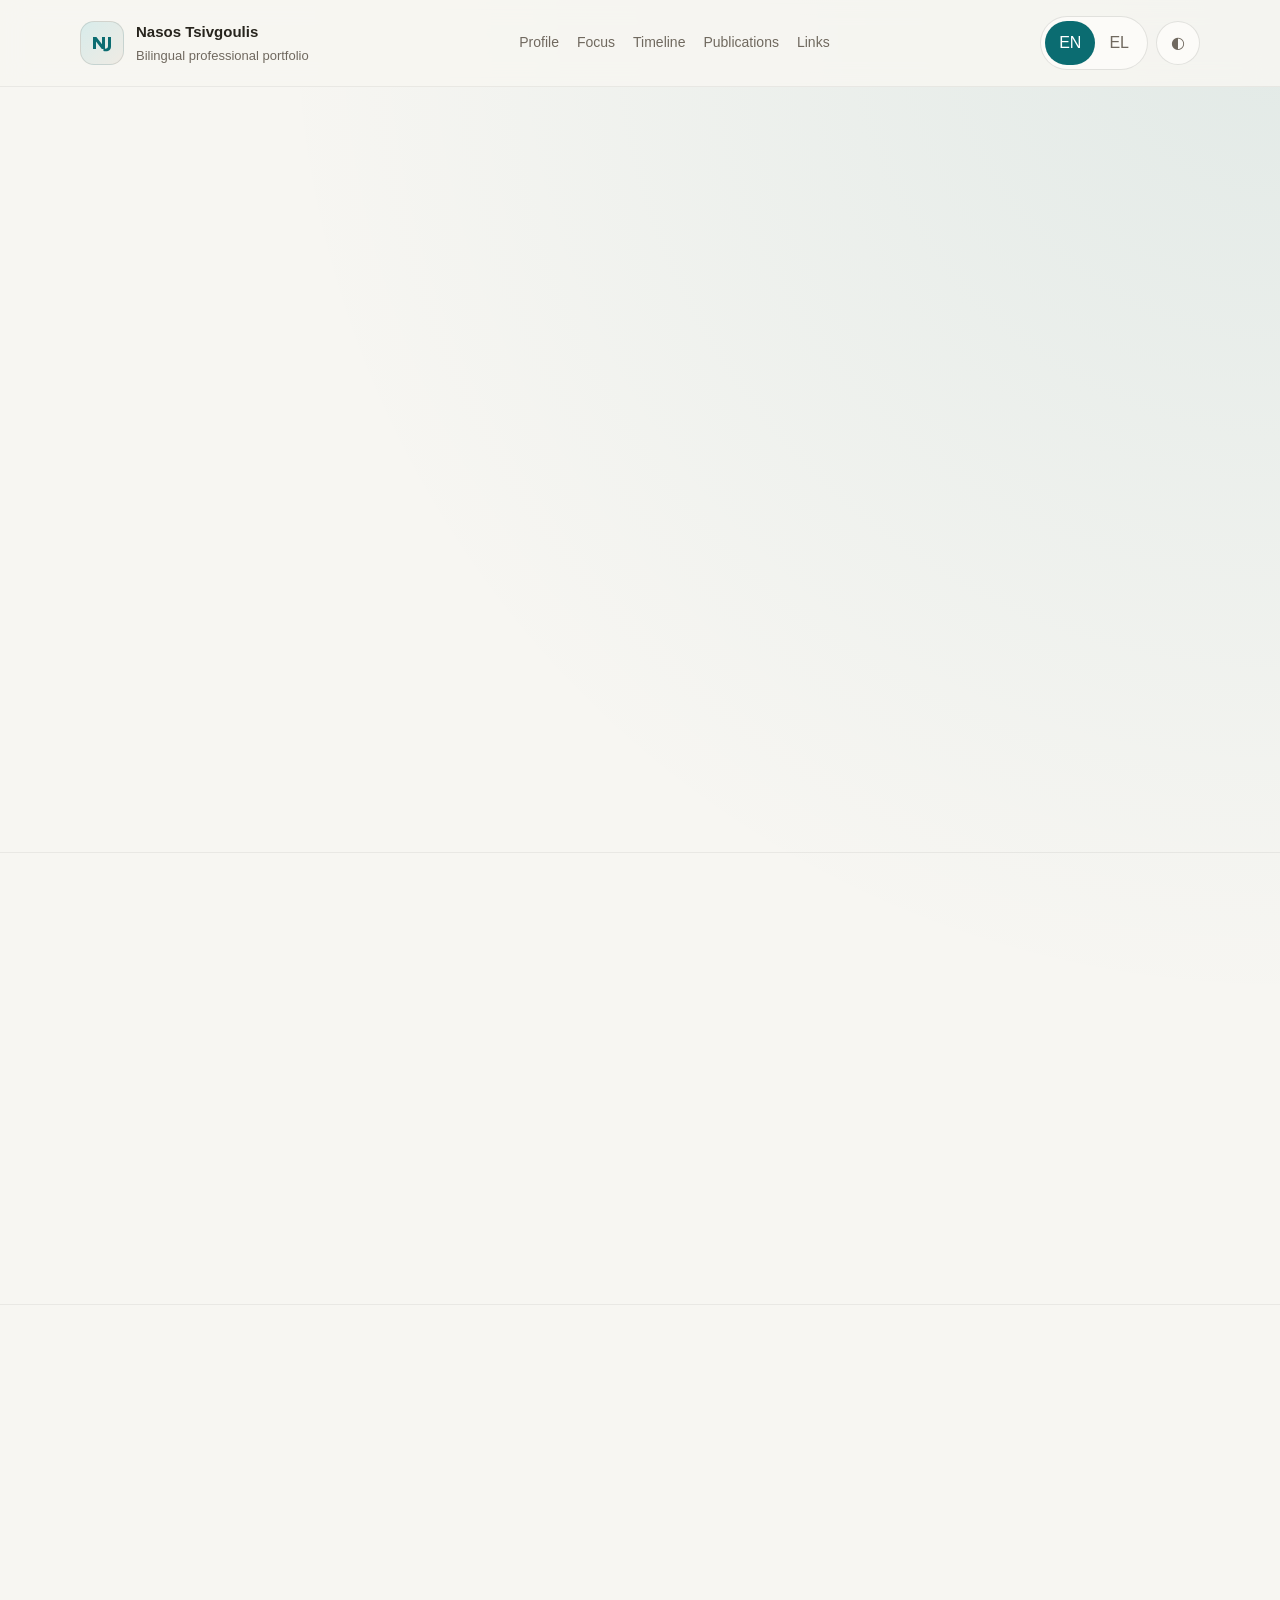
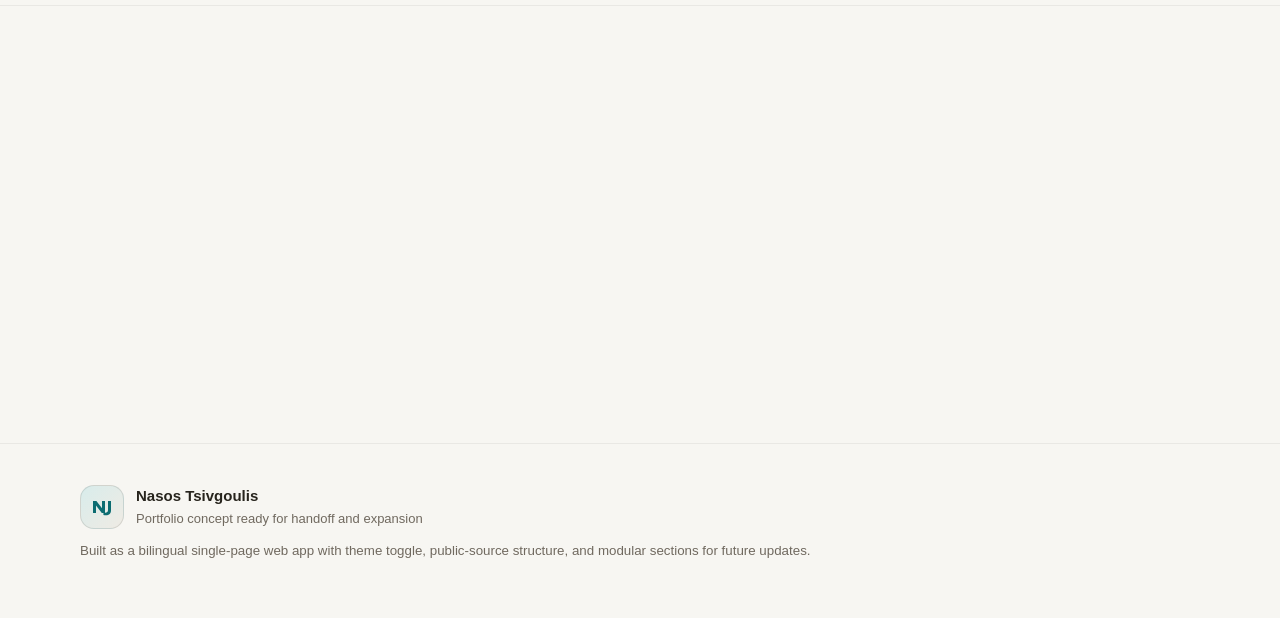
<file: nasos-tsivgoulis-portfolio.html>
<!doctype html>
<html lang="en" data-theme="light">
<head>
<meta charset="utf-8">
<meta name="viewport" content="width=device-width,initial-scale=1">
<title>Nasos Tsivgoulis Portfolio</title>
<meta name="description" content="Bilingual portfolio for Dr. Athanasios Nasos Tsivgoulis.">
<link rel="preconnect" href="https://api.fontshare.com">
<link href="https://api.fontshare.com/v2/css?f[]=satoshi@400,500,700&f[]=zodiak@400,700&display=swap" rel="stylesheet">
<style>
:root,[data-theme=light]{--bg:#f7f6f2;--surface:#fcfbf8;--surface2:#efebe4;--text:#27241d;--muted:#70695f;--primary:#0b6c71;--primary2:#d8eceb;--border:rgba(39,36,29,.12);--shadow:0 12px 30px rgba(0,0,0,.08);--r:20px;--max:1120px;--font-body:'Satoshi',sans-serif;--font-display:'Zodiak',serif}
[data-theme=dark]{--bg:#151311;--surface:#1d1a18;--surface2:#27231f;--text:#ece7de;--muted:#b5ac9f;--primary:#69aab0;--primary2:rgba(105,170,176,.15);--border:rgba(236,231,222,.12);--shadow:0 12px 30px rgba(0,0,0,.32)}
*{box-sizing:border-box}html{scroll-behavior:smooth}body{margin:0;font:16px/1.65 var(--font-body);color:var(--text);background:radial-gradient(circle at top right, rgba(11,108,113,.09), transparent 25%),var(--bg)}a{color:inherit;text-decoration:none}img,svg{display:block;max-width:100%}button{font:inherit} .container{width:min(calc(100% - 24px),var(--max));margin:auto}.skip{position:absolute;left:12px;top:-48px;background:var(--primary);color:#fff;padding:10px 14px;border-radius:12px}.skip:focus{top:12px}.header{position:sticky;top:0;z-index:20;background:color-mix(in srgb,var(--bg) 86%,transparent);backdrop-filter:blur(14px);border-bottom:1px solid rgba(0,0,0,.06)}.nav{display:flex;justify-content:space-between;gap:16px;align-items:center;padding:16px 0}.brand{display:flex;gap:12px;align-items:center}.logo{width:44px;height:44px;border-radius:14px;display:grid;place-items:center;background:linear-gradient(135deg,var(--primary2),var(--surface2));border:1px solid var(--border);color:var(--primary)}.brand b{display:block;font-size:15px}.brand span{display:block;font-size:13px;color:var(--muted)}.navlinks{display:none;gap:18px}.navlinks a{font-size:14px;color:var(--muted)}.controls{display:flex;gap:8px;align-items:center}.switch{display:flex;padding:4px;background:var(--surface);border:1px solid var(--border);border-radius:999px}.switch button,.icon{min-height:44px;border:none;background:transparent;color:var(--muted);border-radius:999px;padding:0 14px}.switch .active{background:var(--primary);color:#fff}.icon{width:44px;border:1px solid var(--border);background:var(--surface)}.hero{padding:72px 0 48px}.hero-grid{display:grid;gap:28px;align-items:end}.eyebrow{display:inline-flex;padding:8px 12px;border-radius:999px;background:var(--primary2);color:var(--primary);font-size:12px;font-weight:700;letter-spacing:.08em;text-transform:uppercase}.hero h1{margin:16px 0;font:700 clamp(34px,6vw,60px)/1.02 var(--font-display);max-width:11ch}.lead{max-width:62ch;color:var(--muted)}.actions{display:flex;flex-wrap:wrap;gap:12px;margin-top:24px}.btn{display:inline-flex;align-items:center;justify-content:center;min-height:46px;padding:0 16px;border-radius:999px;border:1px solid var(--border);background:var(--surface);font-size:14px}.btn.primary{background:var(--primary);border-color:transparent;color:#fff}.panel,.card,.time,.pub,.note{background:var(--surface);border:1px solid var(--border);border-radius:var(--r)}.panel{padding:24px;box-shadow:var(--shadow);background:linear-gradient(180deg,var(--surface),var(--surface2))}.panel h2{margin:8px 0 0;font:700 clamp(24px,4vw,36px)/1.08 var(--font-display)}.stats{display:grid;grid-template-columns:repeat(2,1fr);gap:12px;margin-top:20px}.stat{padding:16px;border:1px solid var(--border);border-radius:16px;background:rgba(255,255,255,.18)}.stat b{display:block;font-size:18px}.stat span{display:block;font-size:14px;color:var(--muted)}section.block{padding:44px 0;border-top:1px solid rgba(0,0,0,.06)}.head{margin-bottom:24px}.head h2{margin:0 0 8px;font:700 clamp(26px,4vw,38px)/1.1 var(--font-display)}.head p{margin:0;color:var(--muted);max-width:62ch}.g2,.g3,.timeline,.pubs{display:grid;gap:16px}.card,.time,.pub,.note{padding:22px}.card h3,.time h3{margin:0 0 8px;font-size:22px;line-height:1.2}.card p,.time p,.pub p,.note p{margin:0;color:var(--muted)}.chips{display:flex;flex-wrap:wrap;gap:8px;margin-top:14px}.chip{display:inline-flex;padding:8px 12px;border-radius:999px;background:var(--primary2);color:var(--primary);font-size:12px;font-weight:700}.meta{display:inline-flex;margin-bottom:10px;color:#9a6b35;font-size:12px;font-weight:700;letter-spacing:.08em;text-transform:uppercase}.footer{padding:40px 0 56px;border-top:1px solid rgba(0,0,0,.06)}.footer small{display:block;color:var(--muted);margin-top:10px}.fade{opacity:1}@supports(animation-timeline:view()){.fade{opacity:0;animation:reveal linear both;animation-timeline:view();animation-range:entry 0% entry 35%}@keyframes reveal{to{opacity:1}}}@media (min-width:800px){.navlinks{display:flex}.hero-grid{grid-template-columns:1.15fr .85fr}.g2{grid-template-columns:repeat(2,1fr)}.g3{grid-template-columns:repeat(3,1fr)}}@media (prefers-reduced-motion:reduce){*,*:before,*:after{animation:none!important;transition:none!important;scroll-behavior:auto!important}}
</style>
</head>
<body>
<a class="skip" href="#main">Skip to content</a>
<header class="header"><div class="container nav">
<div class="brand"><div class="logo"><svg width="28" height="28" viewBox="0 0 28 28" fill="none" xmlns="http://www.w3.org/2000/svg"><path d="M5 20V8h3.4l5.6 7.2V8H17v12h-3.2l-5.8-7.4V20H5Z" fill="currentColor"/><path d="M20 8h3v9.2c0 1.7-.45 2.98-1.34 3.84-.88.84-2.17 1.26-3.86 1.26-.84 0-1.62-.11-2.36-.34v-2.56c.62.21 1.21.32 1.78.32 1.85 0 2.78-.92 2.78-2.76V8Z" fill="currentColor"/></svg></div><div><b>Nasos Tsivgoulis</b><span data-i18n="brand_sub">Bilingual professional portfolio</span></div></div>
<nav class="navlinks"><a href="#profile" data-i18n="nav_profile">Profile</a><a href="#focus" data-i18n="nav_focus">Focus</a><a href="#timeline" data-i18n="nav_timeline">Timeline</a><a href="#publications" data-i18n="nav_publications">Publications</a><a href="#links" data-i18n="nav_links">Links</a></nav>
<div class="controls"><div class="switch"><button class="active" data-lang="en" aria-pressed="true">EN</button><button data-lang="el" aria-pressed="false">EL</button></div><button class="icon" data-theme-toggle aria-label="Switch theme">◐</button></div>
</div></header>
<main id="main">
<section class="hero"><div class="container hero-grid"><div>
<div class="eyebrow fade" data-i18n="hero_eyebrow">Public professional portfolio</div>
<h1 class="fade" data-i18n="hero_title">Rehabilitation medicine with a strong aesthetic restoration profile.</h1>
<p class="lead fade" data-i18n="hero_lead">This portfolio presents the publicly visible profile of Dr. Athanasios “Nasos” Tsivgoulis across neurorehabilitation, aesthetic rehabilitation, injectables, and regenerative medicine, in both English and Greek.</p>
<div class="actions fade"><a class="btn primary" href="#profile" data-i18n="hero_cta_primary">Explore profile</a><a class="btn" href="https://guruderma.com/en/nasos-tsivgoulis/" target="_blank" rel="noopener noreferrer" data-i18n="hero_cta_secondary">Open public profile</a></div>
</div>
<aside class="panel fade"><div class="meta" data-i18n="snapshot_kicker">Snapshot</div><h2 data-i18n="snapshot_title">Physiatrist, rehabilitation specialist, and aesthetic practitioner</h2><div class="stats"><div class="stat"><b data-i18n="stat_1_title">PRM / Rehabilitation</b><span data-i18n="stat_1_body">Neurological rehabilitation background</span></div><div class="stat"><b data-i18n="stat_2_title">AAAM</b><span data-i18n="stat_2_body">Board certified public branding</span></div><div class="stat"><b data-i18n="stat_3_title">Injectables</b><span data-i18n="stat_3_body">Trainer and speaker positioning</span></div><div class="stat"><b data-i18n="stat_4_title">Greece</b><span data-i18n="stat_4_body">Clinical and academic affiliations</span></div></div></aside>
</div></section>
<section class="block" id="profile"><div class="container"><div class="head fade"><h2 data-i18n="profile_title">Profile</h2><p data-i18n="profile_intro">The public record consistently presents Dr. Tsivgoulis as a physician working between physical medicine and rehabilitation, neurological rehabilitation, and aesthetic restoration.</p></div><div class="g2"><article class="card fade"><h3 data-i18n="profile_card1_title">Professional identity</h3><p data-i18n="profile_card1_body">Public profiles describe him as a rehabilitation doctor and aesthetic restoration physician, with emphasis on combining functional improvement of the body or face with injectable approaches.</p><div class="chips"><span class="chip">PRM</span><span class="chip" data-i18n="chip_aesthetic">Aesthetic restoration</span><span class="chip" data-i18n="chip_regenerative">Regenerative medicine</span></div></article><article class="card fade"><h3 data-i18n="profile_card2_title">Clinical positioning</h3><p data-i18n="profile_card2_body">Public-facing material connects his practice to neurorehabilitation, spasticity-related work, facial and body function, and modern anti-aging protocols grounded in regenerative medicine.</p><div class="chips"><span class="chip" data-i18n="chip_neuro">Neurorehabilitation</span><span class="chip" data-i18n="chip_injectables">Injectables</span><span class="chip" data-i18n="chip_antiaging">Anti-aging studies</span></div></article></div></div></section>
<section class="block" id="focus"><div class="container"><div class="head fade"><h2 data-i18n="focus_title">Focus areas</h2><p data-i18n="focus_intro">The portfolio below separates the main themes that appear repeatedly across public sources and event listings.</p></div><div class="g3"><article class="card fade"><h3 data-i18n="focus1_title">Neurological rehabilitation</h3><p data-i18n="focus1_body">His background is described as rooted in neurological medical rehabilitation, including protocols aimed at functional recovery and restoration.</p></article><article class="card fade"><h3 data-i18n="focus2_title">Aesthetic rehabilitation</h3><p data-i18n="focus2_body">Public descriptions highlight a special interest in aesthetic rehabilitation, especially where appearance and function intersect in neurological patients.</p></article><article class="card fade"><h3 data-i18n="focus3_title">Injectables and regenerative medicine</h3><p data-i18n="focus3_body">Multiple public profiles connect his work to injectables, anti-aging protocols, and regenerative medicine-based aesthetic restoration.</p></article></div></div></section>
<section class="block" id="timeline"><div class="container"><div class="head fade"><h2 data-i18n="timeline_title">Affiliations and timeline</h2><p data-i18n="timeline_intro">These items are shown as dated public references, so the site treats them as timeline entries rather than assuming every role is current.</p></div><div class="timeline"><article class="time fade"><div class="meta">2025</div><h3 data-i18n="time1_title">ESO Stroke Summer School faculty listing</h3><p data-i18n="time1_body">Listed as a Physical Medicine and Rehabilitation Doctor and Research Associate at the Second Department of Neurology, Attikon University Hospital / National and Kapodistrian University of Athens, with affiliation also shown to Attica Rehabilitation Center in Magoula.</p></article><article class="time fade"><div class="meta">Attica Rehabilitation Center</div><h3 data-i18n="time2_title">Outpatient rehabilitation role</h3><p data-i18n="time2_body">Attica Rehabilitation Center publicly lists Athanasios Tsivgoulis as a Physical Medicine and Rehabilitation Specialist and Head of Outpatient Department.</p></article><article class="time fade"><div class="meta">2022</div><h3 data-i18n="time3_title">Centre Animus and University of Thessaly reference</h3><p data-i18n="time3_body">A 2022 event program lists Athanasios Tsivgoulis, MD, FEBPRM as Scientific Director of Rehabilitation at Centre Animus and University Fellow in the Neurology Department of the University of Thessaly.</p></article></div></div></section>
<section class="block" id="publications"><div class="container"><div class="head fade"><h2 data-i18n="pub_title">Selected public academic activity</h2><p data-i18n="pub_intro">A few publicly visible items help frame the academic and educational side of the profile.</p></div><div class="pubs"><article class="pub fade"><h3 data-i18n="pub1_title">Consensus work on spasticity management in multiple sclerosis</h3><p data-i18n="pub1_body">Public references connect him to a 2022 consensus document on management of spasticity in multiple sclerosis.</p></article><article class="pub fade"><h3 data-i18n="pub2_title">Instructor and trainer profile</h3><p data-i18n="pub2_body">His Instagram profile and other public-facing pages describe him as a PRM MD, neurology instructor, injector trainer, key opinion leader, and AAAM board certified physician.</p></article><article class="pub fade"><h3 data-i18n="pub3_title">Clinical studies and protocol branding</h3><p data-i18n="pub3_body">Public profile pages mention clinical studies in anti-aging and aesthetic restoration, and also reference a Guru FrameLift 3D facial reconstruction protocol signed by Dr. Nasos Tsivgoulis.</p></article></div></div></section>
<section class="block" id="links"><div class="container"><div class="head fade"><h2 data-i18n="links_title">Public links</h2><p data-i18n="links_intro">The portfolio includes direct links to public pages that can be extended later with verified publications, media appearances, awards, or clinic details.</p></div><div class="g2"><article class="card fade"><h3 data-i18n="links_card1_title">Primary references</h3><div class="chips" style="margin-top:0;margin-bottom:16px"><a class="btn" href="https://guruderma.com/en/nasos-tsivgoulis/" target="_blank" rel="noopener noreferrer">Guru Derma</a><a class="btn" href="https://www.atticarehab.gr/en/meet-the-team/" target="_blank" rel="noopener noreferrer">Attica Rehab</a><a class="btn" href="https://www.instagram.com/drnasos/?hl=en" target="_blank" rel="noopener noreferrer">Instagram</a></div><p data-i18n="links_card1_body">These links are placed as external references rather than embedded claims, keeping the portfolio easy to update as the public footprint evolves.</p></article><aside class="note fade"><h3 data-i18n="note_title">Editorial note</h3><p data-i18n="note_body">This version intentionally distinguishes Athanasios Nasos Tsivgoulis from Georgios Tsivgoulis, because web results for the surname often surface a different neurologist.</p></aside></div></div></section>
</main>
<footer class="footer"><div class="container"><div class="brand"><div class="logo"><svg width="28" height="28" viewBox="0 0 28 28" fill="none" xmlns="http://www.w3.org/2000/svg"><path d="M5 20V8h3.4l5.6 7.2V8H17v12h-3.2l-5.8-7.4V20H5Z" fill="currentColor"/><path d="M20 8h3v9.2c0 1.7-.45 2.98-1.34 3.84-.88.84-2.17 1.26-3.86 1.26-.84 0-1.62-.11-2.36-.34v-2.56c.62.21 1.21.32 1.78.32 1.85 0 2.78-.92 2.78-2.76V8Z" fill="currentColor"/></svg></div><div><b>Nasos Tsivgoulis</b><span data-i18n="footer_sub">Portfolio concept ready for handoff and expansion</span></div></div><small data-i18n="footer_small">Built as a bilingual single-page web app with theme toggle, public-source structure, and modular sections for future updates.</small></div></footer>
<script>
const t={en:{brand_sub:'Bilingual professional portfolio',nav_profile:'Profile',nav_focus:'Focus',nav_timeline:'Timeline',nav_publications:'Publications',nav_links:'Links',hero_eyebrow:'Public professional portfolio',hero_title:'Rehabilitation medicine with a strong aesthetic restoration profile.',hero_lead:'This portfolio presents the publicly visible profile of Dr. Athanasios “Nasos” Tsivgoulis across neurorehabilitation, aesthetic rehabilitation, injectables, and regenerative medicine, in both English and Greek.',hero_cta_primary:'Explore profile',hero_cta_secondary:'Open public profile',snapshot_kicker:'Snapshot',snapshot_title:'Physiatrist, rehabilitation specialist, and aesthetic practitioner',stat_1_title:'PRM / Rehabilitation',stat_1_body:'Neurological rehabilitation background',stat_2_title:'AAAM',stat_2_body:'Board certified public branding',stat_3_title:'Injectables',stat_3_body:'Trainer and speaker positioning',stat_4_title:'Greece',stat_4_body:'Clinical and academic affiliations',profile_title:'Profile',profile_intro:'The public record consistently presents Dr. Tsivgoulis as a physician working between physical medicine and rehabilitation, neurological rehabilitation, and aesthetic restoration.',profile_card1_title:'Professional identity',profile_card1_body:'Public profiles describe him as a rehabilitation doctor and aesthetic restoration physician, with emphasis on combining functional improvement of the body or face with injectable approaches.',chip_aesthetic:'Aesthetic restoration',chip_regenerative:'Regenerative medicine',profile_card2_title:'Clinical positioning',profile_card2_body:'Public-facing material connects his practice to neurorehabilitation, spasticity-related work, facial and body function, and modern anti-aging protocols grounded in regenerative medicine.',chip_neuro:'Neurorehabilitation',chip_injectables:'Injectables',chip_antiaging:'Anti-aging studies',focus_title:'Focus areas',focus_intro:'The portfolio below separates the main themes that appear repeatedly across public sources and event listings.',focus1_title:'Neurological rehabilitation',focus1_body:'His background is described as rooted in neurological medical rehabilitation, including protocols aimed at functional recovery and restoration.',focus2_title:'Aesthetic rehabilitation',focus2_body:'Public descriptions highlight a special interest in aesthetic rehabilitation, especially where appearance and function intersect in neurological patients.',focus3_title:'Injectables and regenerative medicine',focus3_body:'Multiple public profiles connect his work to injectables, anti-aging protocols, and regenerative medicine-based aesthetic restoration.',timeline_title:'Affiliations and timeline',timeline_intro:'These items are shown as dated public references, so the site treats them as timeline entries rather than assuming every role is current.',time1_title:'ESO Stroke Summer School faculty listing',time1_body:'Listed as a Physical Medicine and Rehabilitation Doctor and Research Associate at the Second Department of Neurology, Attikon University Hospital / National and Kapodistrian University of Athens, with affiliation also shown to Attica Rehabilitation Center in Magoula.',time2_title:'Outpatient rehabilitation role',time2_body:'Attica Rehabilitation Center publicly lists Athanasios Tsivgoulis as a Physical Medicine and Rehabilitation Specialist and Head of Outpatient Department.',time3_title:'Centre Animus and University of Thessaly reference',time3_body:'A 2022 event program lists Athanasios Tsivgoulis, MD, FEBPRM as Scientific Director of Rehabilitation at Centre Animus and University Fellow in the Neurology Department of the University of Thessaly.',pub_title:'Selected public academic activity',pub_intro:'A few publicly visible items help frame the academic and educational side of the profile.',pub1_title:'Consensus work on spasticity management in multiple sclerosis',pub1_body:'Public references connect him to a 2022 consensus document on management of spasticity in multiple sclerosis.',pub2_title:'Instructor and trainer profile',pub2_body:'His Instagram profile and other public-facing pages describe him as a PRM MD, neurology instructor, injector trainer, key opinion leader, and AAAM board certified physician.',pub3_title:'Clinical studies and protocol branding',pub3_body:'Public profile pages mention clinical studies in anti-aging and aesthetic restoration, and also reference a Guru FrameLift 3D facial reconstruction protocol signed by Dr. Nasos Tsivgoulis.',links_title:'Public links',links_intro:'The portfolio includes direct links to public pages that can be extended later with verified publications, media appearances, awards, or clinic details.',links_card1_title:'Primary references',links_card1_body:'These links are placed as external references rather than embedded claims, keeping the portfolio easy to update as the public footprint evolves.',note_title:'Editorial note',note_body:'This version intentionally distinguishes Athanasios Nasos Tsivgoulis from Georgios Tsivgoulis, because web results for the surname often surface a different neurologist.',footer_sub:'Portfolio concept ready for handoff and expansion',footer_small:'Built as a bilingual single-page web app with theme toggle, public-source structure, and modular sections for future updates.'},el:{brand_sub:'Δίγλωσσο επαγγελματικό portfolio',nav_profile:'Προφίλ',nav_focus:'Τομείς',nav_timeline:'Πορεία',nav_publications:'Δραστηριότητα',nav_links:'Σύνδεσμοι',hero_eyebrow:'Δημόσιο επαγγελματικό portfolio',hero_title:'Ιατρική αποκατάσταση με έντονο προφίλ αισθητικής αποκατάστασης.',hero_lead:'Το portfolio αυτό παρουσιάζει το δημόσια ορατό προφίλ του Δρ. Αθανάσιου “Νάσου” Τσιβγούλη στους τομείς της νευροαποκατάστασης, της αισθητικής αποκατάστασης, των injectables και της αναγεννητικής ιατρικής, στα αγγλικά και στα ελληνικά.',hero_cta_primary:'Δες το προφίλ',hero_cta_secondary:'Άνοιγμα δημόσιου προφίλ',snapshot_kicker:'Σύνοψη',snapshot_title:'Φυσίατρος, ιατρός αποκατάστασης και aesthetic practitioner',stat_1_title:'PRM / Αποκατάσταση',stat_1_body:'Υπόβαθρο στη νευρολογική αποκατάσταση',stat_2_title:'AAAM',stat_2_body:'Δημόσιο board certified branding',stat_3_title:'Injectables',stat_3_body:'Τοποθέτηση ως trainer και speaker',stat_4_title:'Ελλάδα',stat_4_body:'Κλινικές και ακαδημαϊκές συνδέσεις',profile_title:'Προφίλ',profile_intro:'Το δημόσιο αποτύπωμα τον παρουσιάζει σταθερά ως ιατρό που κινείται ανάμεσα στη φυσική ιατρική και αποκατάσταση, τη νευρολογική αποκατάσταση και την αισθητική αποκατάσταση.',profile_card1_title:'Επαγγελματική ταυτότητα',profile_card1_body:'Δημόσια προφίλ τον περιγράφουν ως ιατρό αποκατάστασης και αισθητικής αποκατάστασης, με έμφαση στον συνδυασμό λειτουργικής βελτίωσης σώματος ή προσώπου με injectable προσεγγίσεις.',chip_aesthetic:'Αισθητική αποκατάσταση',chip_regenerative:'Αναγεννητική ιατρική',profile_card2_title:'Κλινική τοποθέτηση',profile_card2_body:'Το δημόσιο υλικό συνδέει την πρακτική του με τη νευροαποκατάσταση, τη σπαστικότητα, τη λειτουργία προσώπου και σώματος και σύγχρονα anti-aging πρωτόκολλα που βασίζονται στην αναγεννητική ιατρική.',chip_neuro:'Νευροαποκατάσταση',chip_injectables:'Injectables',chip_antiaging:'Anti-aging μελέτες',focus_title:'Τομείς εστίασης',focus_intro:'Παρακάτω οι βασικοί άξονες που εμφανίζονται επανειλημμένα σε δημόσιες πηγές και event listings.',focus1_title:'Νευρολογική αποκατάσταση',focus1_body:'Το υπόβαθρό του περιγράφεται ως βαθιά ριζωμένο στη νευρολογική ιατρική αποκατάσταση, με πρωτόκολλα λειτουργικής ανάρρωσης και αποκατάστασης.',focus2_title:'Αισθητική αποκατάσταση',focus2_body:'Οι δημόσιες περιγραφές αναδεικνύουν ιδιαίτερο ενδιαφέρον για την αισθητική αποκατάσταση, ειδικά εκεί όπου τέμνονται εμφάνιση και λειτουργία σε νευρολογικούς ασθενείς.',focus3_title:'Injectables και αναγεννητική ιατρική',focus3_body:'Πολλά δημόσια προφίλ συνδέουν τη δουλειά του με injectables, anti-aging πρωτόκολλα και αισθητική αποκατάσταση βασισμένη στην αναγεννητική ιατρική.',timeline_title:'Συνδέσεις και πορεία',timeline_intro:'Τα στοιχεία αυτά εμφανίζονται ως χρονολογημένες δημόσιες αναφορές, οπότε το site τα χειρίζεται ως timeline και όχι ως βεβαιωμένους τρέχοντες ρόλους.',time1_title:'Faculty listing του ESO Stroke Summer School',time1_body:'Αναφέρεται ως Physical Medicine and Rehabilitation Doctor και Research Associate στο Second Department of Neurology του Attikon University Hospital / ΕΚΠΑ, με επιπλέον αναφορά στο Attica Rehabilitation Center στη Μαγούλα.',time2_title:'Ρόλος σε εξωτερικά ιατρεία αποκατάστασης',time2_body:'Το Attica Rehabilitation Center τον εμφανίζει δημόσια ως Physical Medicine and Rehabilitation Specialist και Head of Outpatient Department.',time3_title:'Αναφορά σε Centre Animus και Πανεπιστήμιο Θεσσαλίας',time3_body:'Πρόγραμμα εκδήλωσης του 2022 αναφέρει τον Athanasios Tsivgoulis, MD, FEBPRM ως Scientific Director of Rehabilitation στο Centre Animus και University Fellow στο Neurology Department του University of Thessaly.',pub_title:'Επιλεγμένη δημόσια ακαδημαϊκή δραστηριότητα',pub_intro:'Μερικά δημόσια ορατά στοιχεία βοηθούν να αποτυπωθεί και η ακαδημαϊκή ή εκπαιδευτική πλευρά του προφίλ.',pub1_title:'Συμβολή σε consensus για τη διαχείριση της σπαστικότητας στη σκλήρυνση κατά πλάκας',pub1_body:'Δημόσιες αναφορές τον συνδέουν με έγγραφο συναίνεσης του 2022 για τη διαχείριση της σπαστικότητας στη σκλήρυνση κατά πλάκας.',pub2_title:'Προφίλ instructor και trainer',pub2_body:'Το Instagram προφίλ του και άλλες δημόσιες σελίδες τον περιγράφουν ως PRM MD, neurology instructor, injector trainer, key opinion leader και AAAM board certified physician.',pub3_title:'Κλινικές μελέτες και ονοματισμένα πρωτόκολλα',pub3_body:'Δημόσιες σελίδες προφίλ αναφέρουν κλινικές μελέτες σε anti-aging και aesthetic restoration και επίσης αναφορά σε πρωτόκολλο Guru FrameLift 3D υπογεγραμμένο από τον Dr. Nasos Tsivgoulis.',links_title:'Δημόσιοι σύνδεσμοι',links_intro:'Το portfolio περιλαμβάνει άμεσους συνδέσμους προς δημόσιες σελίδες και μπορεί αργότερα να επεκταθεί με verified publications, media appearances, awards ή clinic details.',links_card1_title:'Βασικές αναφορές',links_card1_body:'Οι σύνδεσμοι μπαίνουν ως εξωτερικές αναφορές και όχι ως υπερφορτωμένοι ισχυρισμοί, ώστε το portfolio να ενημερώνεται εύκολα όσο εξελίσσεται το δημόσιο αποτύπωμα.',note_title:'Σημείωση επιμέλειας',note_body:'Η έκδοση αυτή ξεχωρίζει σκόπιμα τον Αθανάσιο Νάσο Τσιβγούλη από τον Georgios Tsivgoulis, επειδή τα web results για το επώνυμο εμφανίζουν συχνά διαφορετικό νευρολόγο.',footer_sub:'Portfolio concept έτοιμο για handoff και επέκταση',footer_small:'Χτίστηκε ως δίγλωσσο single-page web app με theme toggle, δομή βασισμένη σε δημόσιες πηγές και modular sections για μελλοντικές ενημερώσεις.'}};
const nodes=document.querySelectorAll('[data-i18n]');const langBtns=document.querySelectorAll('[data-lang]');function setLang(lang){document.documentElement.lang=lang==='el'?'el':'en';nodes.forEach(n=>{const k=n.dataset.i18n;if(t[lang][k])n.textContent=t[lang][k]});langBtns.forEach(b=>{const on=b.dataset.lang===lang;b.classList.toggle('active',on);b.setAttribute('aria-pressed',on?'true':'false')})}langBtns.forEach(b=>b.addEventListener('click',()=>setLang(b.dataset.lang)));setLang('en');const root=document.documentElement,toggle=document.querySelector('[data-theme-toggle]');let theme=matchMedia('(prefers-color-scheme: dark)').matches?'dark':'light';root.setAttribute('data-theme',theme);toggle.addEventListener('click',()=>{theme=theme==='dark'?'light':'dark';root.setAttribute('data-theme',theme)});
</script>
</body>
</html>
</file>
<file: style.css>
/* ============================================================
   Dr. Nasos Tsivgoulis — Clinic Website
   Palette & typography from brand board (icons/webapp_mockup.png)
   ============================================================ */

:root {
  --ink:        #1F2A37;
  --slate:      #415160;
  --paper:      #F2F1ED;
  --gold:       #C8A46A;
  --gold-light: #E8D9B5;
  --gold-deep:  #B08F55;
  --white:      #FCFBF9;
  --ink-90:     rgba(31, 42, 55, 0.9);

  --font-head: "Playfair Display", Georgia, serif;
  --font-body: "Montserrat", "Segoe UI", sans-serif;

  --radius-lg: 22px;
  --radius-md: 14px;
  --radius-sm: 10px;

  --shadow-soft: 0 6px 24px rgba(31, 42, 55, 0.07);
  --shadow-lift: 0 16px 40px rgba(31, 42, 55, 0.13);

  --ease: cubic-bezier(0.22, 1, 0.36, 1);
  --header-h: 94px;
}

/* ---------- Reset ---------- */
*, *::before, *::after { box-sizing: border-box; margin: 0; padding: 0; }

html {
  scroll-behavior: smooth;
  scroll-padding-top: calc(var(--header-h) + 12px);
}

body {
  font-family: var(--font-body);
  font-size: 16px;
  line-height: 1.7;
  color: var(--slate);
  background: var(--paper);
  -webkit-font-smoothing: antialiased;
  overflow-x: hidden;
}

img { max-width: 100%; display: block; }
a { color: inherit; text-decoration: none; }
ul { list-style: none; }
button { font-family: inherit; cursor: pointer; }

.container {
  width: min(1180px, 92%);
  margin-inline: auto;
}

/* ---------- Typography ---------- */
h1, h2, h3, h4 {
  font-family: var(--font-head);
  color: var(--ink);
  line-height: 1.2;
  font-weight: 600;
}

/* Greek layout: Playfair Display's Greek glyphs are noticeably thinner/plainer
   than its Latin design, so headings look like a mismatched font next to English.
   Cormorant was drawn with proper Greek letterforms, keeping the same elegant,
   high-contrast character in both languages. */
html[lang="el"] {
  --font-head: "Playfair Display", Georgia, serif;
}
html[lang="el"] h1,
html[lang="el"] h2,
html[lang="el"] h3,
html[lang="el"] h4 {
  font-weight: 700;
}
html[lang="el"] .hero-title { font-size: clamp(2.1rem, 4.4vw, 3.4rem); }
html[lang="el"] .section-title { font-size: clamp(2.1rem, 3.7vw, 2.95rem); }
html[lang="el"] .quote { font-weight: 500; }

.section-title {
  font-size: clamp(1.9rem, 3.4vw, 2.7rem);
  margin-bottom: 0.6rem;
}

.eyebrow {
  display: inline-flex;
  align-items: center;
  gap: 0.7rem;
  font-size: 0.78rem;
  font-weight: 600;
  letter-spacing: 0.22em;
  text-transform: uppercase;
  color: var(--gold-deep);
  margin-bottom: 1rem;
}
.eyebrow::before {
  content: "";
  width: 34px;
  height: 1px;
  background: var(--gold);
}

.lead { font-size: 1.08rem; color: var(--ink-90); }
p + p { margin-top: 1rem; }

.section { padding: clamp(4.5rem, 8vw, 7rem) 0; }

.section-head {
  max-width: 640px;
  margin: 0 auto clamp(2.5rem, 5vw, 4rem);
  text-align: center;
}
.section-head .eyebrow { justify-content: center; }
.section-head .eyebrow::after {
  content: "";
  width: 34px;
  height: 1px;
  background: var(--gold);
}
.section-sub { color: var(--slate); }

/* ---------- Buttons ---------- */
.btn {
  display: inline-flex;
  align-items: center;
  justify-content: center;
  gap: 0.5rem;
  padding: 0.95rem 2rem;
  border-radius: 999px;
  font-size: 0.82rem;
  font-weight: 600;
  letter-spacing: 0.12em;
  text-transform: uppercase;
  border: 1.5px solid transparent;
  transition: transform 0.35s var(--ease), box-shadow 0.35s var(--ease),
              background 0.35s var(--ease), color 0.35s var(--ease);
  will-change: transform;
}
.btn:hover { transform: translateY(-2px); }
.btn:active { transform: translateY(0); }

.btn-primary {
  background: linear-gradient(135deg, var(--gold) 0%, var(--gold-deep) 100%);
  color: #fff;
  box-shadow: 0 8px 20px rgba(200, 164, 106, 0.38);
}
.btn-primary:hover { box-shadow: 0 12px 28px rgba(200, 164, 106, 0.5); }

.btn-outline {
  background: transparent;
  border-color: var(--gold);
  color: var(--ink);
}
.btn-outline:hover { background: rgba(200, 164, 106, 0.12); }

.btn-sm { padding: 0.65rem 1.4rem; font-size: 0.74rem; }
.btn-block { width: 100%; }

.text-link {
  display: inline-flex;
  align-items: center;
  gap: 0.4rem;
  font-size: 0.82rem;
  font-weight: 600;
  letter-spacing: 0.1em;
  text-transform: uppercase;
  color: var(--gold-deep);
  transition: gap 0.3s var(--ease), color 0.3s var(--ease);
}
.text-link:hover { gap: 0.7rem; color: var(--ink); }

/* ---------- Header ---------- */
.site-header {
  position: fixed;
  inset: 0 0 auto 0;
  z-index: 100;
  height: var(--header-h);
  background: rgba(242, 241, 237, 0.85);
  backdrop-filter: blur(14px);
  -webkit-backdrop-filter: blur(14px);
  border-bottom: 1px solid transparent;
  transition: height 0.35s var(--ease), box-shadow 0.35s var(--ease),
              border-color 0.35s var(--ease), background 0.35s var(--ease);
}
.site-header.scrolled {
  height: 76px;
  background: rgba(252, 251, 249, 0.92);
  border-bottom-color: rgba(200, 164, 106, 0.25);
  box-shadow: 0 4px 24px rgba(31, 42, 55, 0.06);
}

.header-inner {
  height: 100%;
  display: flex;
  align-items: center;
  justify-content: space-between;
  gap: 1.5rem;
}

.brand-logo {
  height: 68px;
  width: auto;
  mix-blend-mode: multiply; /* hides the logo's white background on light surfaces */
  transition: height 0.35s var(--ease);
}
.site-header.scrolled .brand-logo { height: 56px; }

.main-nav {
  display: flex;
  align-items: center;
  gap: 1.6rem;
}
.nav-link {
  position: relative;
  font-size: 0.8rem;
  font-weight: 500;
  letter-spacing: 0.1em;
  text-transform: uppercase;
  color: var(--ink);
  padding: 0.3rem 0;
}
.nav-link::after {
  content: "";
  position: absolute;
  left: 0; bottom: -2px;
  width: 100%;
  height: 1.5px;
  background: var(--gold);
  transform: scaleX(0);
  transform-origin: right;
  transition: transform 0.35s var(--ease);
}
.nav-link:hover::after,
.nav-link.active::after { transform: scaleX(1); transform-origin: left; }

.nav-cta { display: none; }

.header-actions { display: flex; align-items: center; gap: 1rem; }

/* Language switch */
.lang-switch {
  display: flex;
  align-items: center;
  gap: 0.15rem;
  padding: 0.3rem 0.5rem;
  border: 1px solid rgba(200, 164, 106, 0.45);
  border-radius: 999px;
  background: rgba(252, 251, 249, 0.6);
}
.lang-btn {
  border: none;
  background: transparent;
  font-size: 0.72rem;
  font-weight: 600;
  letter-spacing: 0.08em;
  color: var(--slate);
  padding: 0.25rem 0.55rem;
  border-radius: 999px;
  transition: background 0.3s, color 0.3s;
}
.lang-btn.active {
  background: var(--ink);
  color: var(--gold-light);
}
.lang-btn:not(.active):hover { color: var(--ink); }
.lang-sep { width: 1px; height: 14px; background: rgba(200, 164, 106, 0.5); }

/* Hamburger */
.nav-toggle {
  display: none;
  flex-direction: column;
  justify-content: center;
  gap: 5px;
  width: 42px;
  height: 42px;
  border: 1px solid rgba(200, 164, 106, 0.5);
  border-radius: 50%;
  background: transparent;
  align-items: center;
}
.nav-toggle span {
  display: block;
  width: 18px;
  height: 2px;
  background: var(--ink);
  border-radius: 2px;
  transition: transform 0.35s var(--ease), opacity 0.25s;
}
.nav-toggle.open span:nth-child(1) { transform: translateY(7px) rotate(45deg); }
.nav-toggle.open span:nth-child(2) { opacity: 0; }
.nav-toggle.open span:nth-child(3) { transform: translateY(-7px) rotate(-45deg); }

/* ---------- Hero ---------- */
.hero {
  position: relative;
  padding-top: calc(var(--header-h) + clamp(2.5rem, 6vw, 5rem));
  padding-bottom: clamp(5rem, 9vw, 8rem);
  background: linear-gradient(160deg, #FCFBF7 0%, var(--paper) 55%, #EFE9DD 100%);
  overflow: hidden;
}

.hero-bg { position: absolute; inset: 0; pointer-events: none; }
.hero-glow {
  position: absolute;
  border-radius: 50%;
  filter: blur(70px);
}
.hero-glow-1 {
  width: 560px; height: 560px;
  right: -120px; top: -80px;
  background: radial-gradient(circle, rgba(232, 217, 181, 0.75) 0%, transparent 65%);
  animation: floatGlow 9s ease-in-out infinite alternate;
}
.hero-glow-2 {
  width: 420px; height: 420px;
  left: -140px; bottom: -60px;
  background: radial-gradient(circle, rgba(200, 164, 106, 0.28) 0%, transparent 65%);
  animation: floatGlow 11s ease-in-out infinite alternate-reverse;
}
@keyframes floatGlow {
  from { transform: translate(0, 0) scale(1); }
  to   { transform: translate(-30px, 26px) scale(1.08); }
}

.hero-inner {
  position: relative;
  display: grid;
  grid-template-columns: 1.15fr 0.85fr;
  align-items: center;
  gap: clamp(2rem, 5vw, 4.5rem);
}

.hero-title {
  font-size: clamp(2.4rem, 5.2vw, 3.9rem);
  font-weight: 600;
  margin-bottom: 1.3rem;
}
.hero-title em {
  font-style: italic;
  font-weight: 500;
  color: var(--gold-deep);
}

.hero-sub {
  max-width: 46ch;
  font-size: 1.05rem;
  margin-bottom: 2rem;
}

.hero-actions {
  display: flex;
  flex-wrap: wrap;
  gap: 1rem;
  margin-bottom: 2.8rem;
}

.hero-stats {
  display: flex;
  align-items: center;
  gap: clamp(1.2rem, 3vw, 2.4rem);
}
.stat { display: flex; flex-direction: column; }
.stat-value {
  font-family: var(--font-head);
  font-size: 1.9rem;
  font-weight: 600;
  color: var(--ink);
}
.stat-label {
  font-size: 0.72rem;
  font-weight: 500;
  letter-spacing: 0.1em;
  text-transform: uppercase;
  color: var(--slate);
}
.stat-divider { width: 1px; height: 42px; background: rgba(200, 164, 106, 0.5); }

/* Hero visual — dark card with living spine motif */
.hero-visual { display: flex; justify-content: center; }
.hero-visual-card {
  position: relative;
  width: min(390px, 88%);
  aspect-ratio: 10 / 11.6;
  border-radius: var(--radius-lg);
  background:
    radial-gradient(ellipse at 50% 0%, rgba(200, 164, 106, 0.16) 0%, transparent 55%),
    linear-gradient(170deg, #2A3950 0%, #1F2A37 55%, #18202B 100%);
  box-shadow: 0 26px 60px rgba(31, 42, 55, 0.35), inset 0 0 0 1px rgba(200, 164, 106, 0.4);
  display: flex;
  flex-direction: column;
  align-items: center;
  justify-content: center;
  gap: 0.9rem;
  padding: 2rem 2.2rem 2.4rem;
  overflow: hidden;
}
.hero-visual-card::after {
  content: "";
  position: absolute;
  inset: 12px;
  border-radius: calc(var(--radius-lg) - 8px);
  border: 1px solid rgba(200, 164, 106, 0.3);
  pointer-events: none;
}

.neuro-svg {
  position: relative;
  width: 74%;
  height: auto;
  flex: 1;
  min-height: 0;
}

/* the spinal column — soft halo under a fine drawn line */
.neuro-halo {
  stroke: rgba(200, 164, 106, 0.14);
  stroke-width: 11;
  stroke-linecap: round;
}
.neuro-path {
  stroke: rgba(200, 164, 106, 0.55);
  stroke-width: 1.6;
  stroke-linecap: round;
  stroke-dasharray: 700;
  stroke-dashoffset: 700;
  animation: drawSpine 2.4s var(--ease) 0.3s forwards;
}
@keyframes drawSpine { to { stroke-dashoffset: 0; } }

/* dendrites grow outward once the spine is drawn */
.dendrites path {
  stroke: rgba(200, 164, 106, 0.45);
  stroke-width: 1.2;
  stroke-linecap: round;
  stroke-dasharray: 70;
  stroke-dashoffset: 70;
  animation: drawSpine 1.1s var(--ease) forwards;
}
.dendrites path:nth-of-type(1) { animation-delay: 1.5s; }
.dendrites path:nth-of-type(2) { animation-delay: 1.65s; }
.dendrites path:nth-of-type(3) { animation-delay: 1.8s; }
.dendrites path:nth-of-type(4) { animation-delay: 1.95s; }
.dendrites path:nth-of-type(5) { animation-delay: 2.1s; }
.dendrites path:nth-of-type(6) { animation-delay: 2.25s; }
.dendrites circle {
  fill: #E8D9B5;
  opacity: 0.25;
  animation: twinkle 5.5s ease-in-out infinite;
}
.dendrites circle:nth-of-type(1) { animation-delay: 0.4s; }
.dendrites circle:nth-of-type(2) { animation-delay: 1.3s; }
.dendrites circle:nth-of-type(3) { animation-delay: 2.2s; }
.dendrites circle:nth-of-type(4) { animation-delay: 3.1s; }
.dendrites circle:nth-of-type(5) { animation-delay: 4.0s; }
.dendrites circle:nth-of-type(6) { animation-delay: 4.9s; }
@keyframes twinkle {
  0%, 100% { opacity: 0.22; }
  50% { opacity: 0.95; }
}

/* vertebrae appear one by one, then breathe together */
.vertebrae circle {
  fill: var(--gold);
  opacity: 0;
  animation: vertIn 0.55s var(--ease) forwards;
}
.vertebrae circle:nth-of-type(1)  { animation-delay: 0.45s; }
.vertebrae circle:nth-of-type(2)  { animation-delay: 0.65s; }
.vertebrae circle:nth-of-type(3)  { animation-delay: 0.85s; }
.vertebrae circle:nth-of-type(4)  { animation-delay: 1.05s; }
.vertebrae circle:nth-of-type(5)  { animation-delay: 1.25s; }
.vertebrae circle:nth-of-type(6)  { animation-delay: 1.45s; }
.vertebrae circle:nth-of-type(7)  { animation-delay: 1.65s; }
.vertebrae circle:nth-of-type(8)  { animation-delay: 1.85s; }
.vertebrae circle:nth-of-type(9)  { animation-delay: 2.05s; }
.vertebrae circle:nth-of-type(10) { animation-delay: 2.25s; }
@keyframes vertIn { to { opacity: 0.95; } }

/* travelling nerve impulse */
.signal { fill: #F5EBD3; }

.emblem-divider {
  position: relative;
  display: flex;
  align-items: center;
  gap: 0.6rem;
  width: 60%;
}
.emblem-divider span {
  flex: 1;
  height: 1px;
  background: linear-gradient(to right, transparent, var(--gold));
}
.emblem-divider span:last-child {
  background: linear-gradient(to left, transparent, var(--gold));
}
.emblem-divider i {
  width: 6px;
  height: 6px;
  border-radius: 50%;
  background: var(--gold);
}

.emblem-caption {
  position: relative;
  font-size: 0.8rem;
  font-weight: 600;
  letter-spacing: 0.38em;
  margin-left: 0.38em; /* optically re-centers letter-spaced text */
  text-transform: uppercase;
  text-align: center;
  color: var(--gold);
}
.emblem-sub {
  position: relative;
  font-size: 0.6rem;
  font-weight: 500;
  letter-spacing: 0.2em;
  margin-left: 0.2em;
  text-transform: uppercase;
  text-align: center;
  color: rgba(242, 241, 237, 0.65);
}

.hero-wave {
  position: absolute;
  left: 0; right: 0; bottom: -1px;
  line-height: 0;
}
.hero-wave svg { width: 100%; height: 70px; }

/* ---------- Pillars (dark strip) ---------- */
.pillars {
  background: var(--ink);
  padding: clamp(3rem, 5vw, 4.5rem) 0 clamp(3.5rem, 6vw, 5rem);
}
.pillars-grid {
  display: grid;
  grid-template-columns: repeat(4, 1fr);
  gap: 2rem;
  text-align: center;
}
.pillar h3 {
  color: var(--gold-light);
  font-family: var(--font-body);
  font-size: 0.85rem;
  font-weight: 600;
  letter-spacing: 0.16em;
  text-transform: uppercase;
  margin: 1.1rem 0 0.4rem;
}
.pillar p { color: rgba(242, 241, 237, 0.72); font-size: 0.88rem; }

.pillar-icon {
  display: inline-flex;
  align-items: center;
  justify-content: center;
  width: 74px;
  height: 74px;
  border-radius: 50%;
  border: 1.5px solid rgba(200, 164, 106, 0.55);
  transition: transform 0.4s var(--ease), border-color 0.4s, background 0.4s;
}
.pillar:hover .pillar-icon {
  transform: translateY(-4px);
  border-color: var(--gold);
  background: rgba(200, 164, 106, 0.1);
}
.pillar-icon svg {
  width: 38px;
  height: 38px;
  fill: none;
  stroke: var(--gold);
  stroke-width: 1.8;
  stroke-linecap: round;
  stroke-linejoin: round;
}

/* ---------- About ---------- */
.about { background: var(--white); }
.about-grid {
  display: grid;
  grid-template-columns: 0.9fr 1.1fr;
  gap: clamp(2.5rem, 6vw, 5rem);
  align-items: center;
}

.portrait-frame { position: relative; }
.portrait-photo {
  position: relative;
  aspect-ratio: 4 / 5;
  border-radius: var(--radius-lg);
  background:
    radial-gradient(circle at 50% 34%, rgba(232, 217, 181, 0.95) 0%, transparent 52%),
    linear-gradient(160deg, #F5F1E8 0%, #E8DFC9 60%, #DFD2B4 100%);
  box-shadow: var(--shadow-soft), inset 0 0 0 1px rgba(200, 164, 106, 0.35);
  overflow: hidden;
}
/* thin inner gold keyline, like the hero card */
.portrait-photo::before {
  content: "";
  position: absolute;
  inset: 12px;
  border-radius: calc(var(--radius-lg) - 8px);
  border: 1px solid rgba(200, 164, 106, 0.4);
  pointer-events: none;
  z-index: 2;
}
.portrait-photo img {
  position: absolute;
  left: 50%; top: 7%;
  transform: translateX(-50%);
  width: 84%;
  z-index: 1;
  mix-blend-mode: multiply; /* melts the photo's white background into the warm card */
}

.portrait-badge {
  position: absolute;
  right: -14px;
  bottom: 26px;
  display: flex;
  align-items: center;
  gap: 0.8rem;
  background: var(--ink);
  color: var(--paper);
  border-radius: var(--radius-md);
  padding: 0.9rem 1.2rem;
  box-shadow: var(--shadow-lift);
  max-width: 260px;
}
.portrait-badge-value {
  font-family: var(--font-head);
  font-size: 1.6rem;
  color: var(--gold);
}
.portrait-badge-label {
  font-size: 0.68rem;
  font-weight: 500;
  letter-spacing: 0.08em;
  text-transform: uppercase;
  line-height: 1.5;
  color: var(--gold-light);
}

.about-highlights { margin: 1.6rem 0 1.8rem; display: grid; gap: 0.85rem; }
.about-highlights li {
  display: flex;
  align-items: flex-start;
  gap: 0.8rem;
  font-size: 0.95rem;
  color: var(--ink-90);
}
.check {
  flex: none;
  width: 22px; height: 22px;
  margin-top: 2px;
  border-radius: 50%;
  background: rgba(200, 164, 106, 0.18);
  position: relative;
}
.check::after {
  content: "";
  position: absolute;
  left: 7px; top: 4px;
  width: 6px; height: 10px;
  border: solid var(--gold-deep);
  border-width: 0 2px 2px 0;
  transform: rotate(45deg);
}

/* ---------- Education timeline ---------- */
.education {
  background:
    radial-gradient(ellipse at 85% 10%, rgba(232, 217, 181, 0.4) 0%, transparent 50%),
    var(--paper);
}
.timeline {
  position: relative;
  max-width: 760px;
  margin: 0 auto;
  padding-left: 34px;
}
.timeline::before {
  content: "";
  position: absolute;
  left: 8px; top: 8px; bottom: 8px;
  width: 1.5px;
  background: linear-gradient(to bottom, var(--gold) 0%, rgba(200, 164, 106, 0.15) 100%);
}
.timeline-item { position: relative; padding-bottom: 1.6rem; }
.timeline-item:last-child { padding-bottom: 0; }
.timeline-marker {
  position: absolute;
  left: -34px; top: 26px;
  width: 17px; height: 17px;
  border-radius: 50%;
  background: var(--paper);
  border: 2px solid var(--gold);
  box-shadow: 0 0 0 4px rgba(200, 164, 106, 0.15);
}
.timeline-card {
  background: var(--white);
  border-radius: var(--radius-md);
  border: 1px solid rgba(200, 164, 106, 0.25);
  box-shadow: var(--shadow-soft);
  padding: 1.4rem 1.7rem;
  transition: transform 0.35s var(--ease), box-shadow 0.35s var(--ease);
}
.timeline-card:hover { transform: translateX(6px); box-shadow: var(--shadow-lift); }
.timeline-year {
  font-size: 0.72rem;
  font-weight: 600;
  letter-spacing: 0.16em;
  color: var(--gold-deep);
}
.timeline-card h3 { font-size: 1.15rem; margin: 0.3rem 0 0.35rem; }
.timeline-card p { font-size: 0.92rem; }

/* ---------- Cards ---------- */
.cards-grid { display: grid; gap: 1.6rem; }
.cards-4 { grid-template-columns: repeat(4, 1fr); }
.cards-3 { grid-template-columns: repeat(3, 1fr); }
.cards-2 { grid-template-columns: repeat(2, 1fr); }

.card {
  background: var(--white);
  border-radius: var(--radius-lg);
  border: 1px solid rgba(200, 164, 106, 0.22);
  box-shadow: var(--shadow-soft);
  padding: 2rem 1.7rem;
  transition: transform 0.4s var(--ease), box-shadow 0.4s var(--ease),
              border-color 0.4s var(--ease);
}
.card:hover {
  transform: translateY(-6px);
  box-shadow: var(--shadow-lift);
  border-color: rgba(200, 164, 106, 0.45);
}
.card h3 { font-size: 1.12rem; margin-bottom: 0.55rem; }
.card p { font-size: 0.92rem; }

.card-icon {
  display: inline-flex;
  align-items: center;
  justify-content: center;
  width: 68px; height: 68px;
  border-radius: 50%;
  background: rgba(232, 217, 181, 0.4);
  margin-bottom: 1.2rem;
  transition: background 0.4s var(--ease);
}
.card:hover .card-icon { background: rgba(232, 217, 181, 0.75); }
.card-icon svg {
  width: 36px; height: 36px;
  fill: none;
  stroke: var(--gold-deep);
  stroke-width: 1.8;
  stroke-linecap: round;
  stroke-linejoin: round;
}

/* ---------- Quote band ---------- */
.quote-band {
  background: var(--ink);
  padding: clamp(2.2rem, 4vw, 3rem) 0;
}
.quote {
  display: flex;
  align-items: baseline;
  justify-content: center;
  gap: 0.8rem;
  text-align: center;
  font-family: var(--font-head);
  font-size: clamp(1.05rem, 2.2vw, 1.45rem);
  font-style: italic;
  color: var(--paper);
}
.quote-mark {
  font-size: 2.4em;
  line-height: 0;
  color: var(--gold);
  transform: translateY(0.35em);
}

/* ---------- Clinics ---------- */
.clinics { background: var(--white); }
.clinic-card { padding: 0; overflow: hidden; display: flex; flex-direction: column; }
.clinic-photo {
  height: 170px;
  background:
    radial-gradient(ellipse at 30% 20%, rgba(232, 217, 181, 0.8) 0%, transparent 60%),
    linear-gradient(150deg, #E9E2D2 0%, #DDD1B6 100%);
  display: flex;
  align-items: center;
  justify-content: center;
}
.clinic-photo svg {
  width: 76px; height: 76px;
  fill: none;
  stroke: var(--gold-deep);
  stroke-width: 1.6;
  stroke-linecap: round;
  stroke-linejoin: round;
  opacity: 0.85;
}
.clinic-body { padding: 1.8rem 1.9rem 2rem; }
.clinic-body h3 { font-size: 1.3rem; margin-bottom: 1rem; }
.clinic-details { display: grid; gap: 0.7rem; margin-bottom: 1.3rem; }
.clinic-details li {
  display: flex;
  align-items: flex-start;
  gap: 0.7rem;
  font-size: 0.92rem;
}
.clinic-details svg {
  flex: none;
  width: 19px; height: 19px;
  margin-top: 3px;
  fill: none;
  stroke: var(--gold-deep);
  stroke-width: 1.7;
  stroke-linecap: round;
  stroke-linejoin: round;
}

/* ---------- Publications ---------- */
.publications {
  background:
    radial-gradient(ellipse at 10% 90%, rgba(232, 217, 181, 0.35) 0%, transparent 50%),
    var(--paper);
}
.pub-list {
  max-width: 860px;
  margin: 0 auto;
  display: grid;
  gap: 1rem;
}
.pub-item {
  display: flex;
  align-items: center;
  gap: 1.5rem;
  background: var(--white);
  border-radius: var(--radius-md);
  border: 1px solid rgba(200, 164, 106, 0.22);
  box-shadow: var(--shadow-soft);
  padding: 1.25rem 1.6rem;
  transition: transform 0.35s var(--ease), box-shadow 0.35s var(--ease),
              border-color 0.35s var(--ease);
}
.pub-item:hover {
  transform: translateX(6px);
  box-shadow: var(--shadow-lift);
  border-color: rgba(200, 164, 106, 0.45);
}
.pub-year {
  flex: none;
  font-family: var(--font-head);
  font-size: 1.25rem;
  font-weight: 600;
  color: var(--gold-deep);
  width: 62px;
  text-align: center;
  border-right: 1px solid rgba(200, 164, 106, 0.35);
  padding-right: 1rem;
}
.pub-body { flex: 1; }
.pub-body h3 {
  font-family: var(--font-body);
  font-size: 0.98rem;
  font-weight: 600;
  line-height: 1.5;
}
.pub-meta {
  font-size: 0.78rem;
  color: var(--gold-deep);
  font-style: italic;
  margin-top: 0.25rem;
}
.pub-link {
  flex: none;
  font-size: 0.74rem;
  font-weight: 600;
  letter-spacing: 0.12em;
  text-transform: uppercase;
  color: var(--ink);
  border: 1px solid rgba(200, 164, 106, 0.5);
  border-radius: 999px;
  padding: 0.45rem 1.1rem;
  transition: background 0.3s, color 0.3s;
}
.pub-link:hover { background: var(--ink); color: var(--gold-light); }
.pub-note {
  text-align: center;
  font-size: 0.85rem;
  font-style: italic;
  margin-top: 1.8rem;
  color: var(--slate);
}

/* ---------- Media ---------- */
.media { background: var(--white); }
.media-card { padding: 0; overflow: hidden; display: flex; flex-direction: column; }
.media-thumb {
  position: relative;
  height: 150px;
  background: linear-gradient(150deg, var(--ink) 0%, #2C3B4E 100%);
  display: flex;
  align-items: center;
  justify-content: center;
}
.media-thumb svg {
  width: 62px; height: 62px;
  fill: none;
  stroke: var(--gold);
  stroke-width: 1.7;
  stroke-linecap: round;
  stroke-linejoin: round;
}
.media-tag {
  position: absolute;
  left: 16px; bottom: 14px;
  font-size: 0.66rem;
  font-weight: 600;
  letter-spacing: 0.14em;
  text-transform: uppercase;
  color: var(--ink);
  background: var(--gold-light);
  border-radius: 999px;
  padding: 0.3rem 0.85rem;
}
.media-body { padding: 1.5rem 1.7rem 1.8rem; display: flex; flex-direction: column; gap: 0.6rem; }
.media-body h3 { font-size: 1.08rem; }
.media-body p { font-size: 0.9rem; flex: 1; }

/* ---------- Conferences ---------- */
.conferences {
  background:
    radial-gradient(ellipse at 90% 15%, rgba(232, 217, 181, 0.4) 0%, transparent 50%),
    var(--paper);
}
.conf-list {
  max-width: 900px;
  margin: 0 auto;
  display: grid;
  gap: 1rem;
}
.conf-item {
  display: flex;
  align-items: center;
  gap: 1.6rem;
  background: var(--white);
  border-radius: var(--radius-md);
  border: 1px solid rgba(200, 164, 106, 0.22);
  box-shadow: var(--shadow-soft);
  padding: 1.3rem 1.7rem;
  transition: transform 0.35s var(--ease), box-shadow 0.35s var(--ease);
}
.conf-item:hover { transform: translateY(-4px); box-shadow: var(--shadow-lift); }
.conf-date {
  flex: none;
  display: flex;
  flex-direction: column;
  align-items: center;
  justify-content: center;
  width: 74px; height: 74px;
  border-radius: var(--radius-sm);
  background: var(--ink);
  color: var(--gold-light);
}
.conf-year { font-family: var(--font-head); font-size: 1.25rem; line-height: 1.1; color: var(--gold); }
.conf-month {
  font-size: 0.66rem;
  font-weight: 600;
  letter-spacing: 0.16em;
  text-transform: uppercase;
}
.conf-body { flex: 1; }
.conf-body h3 { font-size: 1.05rem; margin-bottom: 0.2rem; }
.conf-body p { font-size: 0.88rem; }
.conf-loc {
  flex: none;
  display: inline-flex;
  align-items: center;
  gap: 0.45rem;
  font-size: 0.8rem;
  font-weight: 500;
  color: var(--gold-deep);
  white-space: nowrap;
}
.conf-loc svg {
  width: 17px; height: 17px;
  fill: none;
  stroke: currentColor;
  stroke-width: 1.7;
  stroke-linecap: round;
  stroke-linejoin: round;
}

/* ---------- Social ---------- */
.social { background: var(--white); }
.social-grid {
  display: grid;
  grid-template-columns: repeat(4, 1fr);
  gap: 1.4rem;
  max-width: 900px;
  margin: 0 auto;
}
.social-card {
  display: flex;
  flex-direction: column;
  align-items: center;
  gap: 0.35rem;
  text-align: center;
  background: var(--paper);
  border: 1px solid rgba(200, 164, 106, 0.25);
  border-radius: var(--radius-lg);
  padding: 1.9rem 1.2rem;
  transition: transform 0.4s var(--ease), box-shadow 0.4s var(--ease),
              background 0.4s var(--ease);
}
.social-card:hover {
  transform: translateY(-6px);
  box-shadow: var(--shadow-lift);
  background: var(--white);
}
.social-icon {
  display: inline-flex;
  align-items: center;
  justify-content: center;
  width: 58px; height: 58px;
  border-radius: 50%;
  border: 1.5px solid rgba(200, 164, 106, 0.55);
  margin-bottom: 0.6rem;
  transition: background 0.35s, border-color 0.35s;
}
.social-card:hover .social-icon {
  background: var(--ink);
  border-color: var(--ink);
}
.social-icon svg {
  width: 26px; height: 26px;
  fill: none;
  stroke: var(--gold-deep);
  stroke-width: 1.7;
  stroke-linecap: round;
  stroke-linejoin: round;
  transition: stroke 0.35s;
}
.social-card:hover .social-icon svg { stroke: var(--gold); }
.social-name { font-weight: 600; font-size: 0.95rem; color: var(--ink); }
.social-handle { font-size: 0.8rem; color: var(--gold-deep); }

/* ---------- Contact ---------- */
.contact {
  background:
    radial-gradient(ellipse at 15% 10%, rgba(232, 217, 181, 0.4) 0%, transparent 50%),
    var(--paper);
}
.contact-grid {
  display: grid;
  grid-template-columns: 1.1fr 0.9fr;
  gap: 1.8rem;
  align-items: start;
}

.contact-form { padding: 2.2rem; }
.form-row {
  display: grid;
  grid-template-columns: 1fr 1fr;
  gap: 1.1rem;
}
.form-field { margin-bottom: 1.1rem; }
.form-field label {
  display: block;
  font-size: 0.74rem;
  font-weight: 600;
  letter-spacing: 0.12em;
  text-transform: uppercase;
  color: var(--ink);
  margin-bottom: 0.45rem;
}
.form-field input,
.form-field select,
.form-field textarea {
  width: 100%;
  font-family: var(--font-body);
  font-size: 0.94rem;
  color: var(--ink);
  background: var(--paper);
  border: 1px solid rgba(200, 164, 106, 0.35);
  border-radius: var(--radius-sm);
  padding: 0.8rem 1rem;
  transition: border-color 0.3s, box-shadow 0.3s, background 0.3s;
  appearance: none;
}
.form-field select {
  background-image: url("data:image/svg+xml,%3Csvg xmlns='http://www.w3.org/2000/svg' width='12' height='8' viewBox='0 0 12 8'%3E%3Cpath d='M1 1l5 5 5-5' fill='none' stroke='%23B08F55' stroke-width='1.8' stroke-linecap='round'/%3E%3C/svg%3E");
  background-repeat: no-repeat;
  background-position: right 1rem center;
  padding-right: 2.4rem;
}
.form-field textarea { resize: vertical; min-height: 120px; }
.form-field input:focus,
.form-field select:focus,
.form-field textarea:focus {
  outline: none;
  border-color: var(--gold);
  background: var(--white);
  box-shadow: 0 0 0 3px rgba(200, 164, 106, 0.18);
}
.form-field input.invalid,
.form-field textarea.invalid {
  border-color: #C0664F;
  box-shadow: 0 0 0 3px rgba(192, 102, 79, 0.14);
}
.form-privacy {
  font-size: 0.78rem;
  font-style: italic;
  color: var(--slate);
  margin-bottom: 1.2rem;
}
.form-status {
  margin-top: 1rem;
  text-align: center;
  font-size: 0.9rem;
  font-weight: 500;
  min-height: 1.4em;
}
.form-status.success { color: #4C7A5C; }
.form-status.error { color: #C0664F; }

.contact-side { display: grid; gap: 1.8rem; }
.contact-info { padding: 1.9rem; }
.contact-info h3 { font-size: 1.25rem; margin-bottom: 1.2rem; }
.contact-info ul { display: grid; gap: 1rem; }
.contact-info li { display: flex; align-items: flex-start; gap: 0.9rem; }
.contact-info li > svg {
  flex: none;
  width: 20px; height: 20px;
  margin-top: 4px;
  fill: none;
  stroke: var(--gold-deep);
  stroke-width: 1.7;
  stroke-linecap: round;
  stroke-linejoin: round;
}
.info-label {
  display: block;
  font-size: 0.68rem;
  font-weight: 600;
  letter-spacing: 0.14em;
  text-transform: uppercase;
  color: var(--gold-deep);
}
.contact-info li a,
.contact-info li div > span:not(.info-label) {
  font-size: 0.94rem;
  color: var(--ink);
}
.contact-info li a:hover { color: var(--gold-deep); }

/* Map placeholder */
.map-placeholder {
  position: relative;
  min-height: 260px;
  padding: 0;
  overflow: hidden;
  display: flex;
  align-items: center;
  justify-content: center;
}
.map-pattern {
  position: absolute;
  inset: 0;
  background:
    linear-gradient(rgba(200, 164, 106, 0.12) 1px, transparent 1px),
    linear-gradient(90deg, rgba(200, 164, 106, 0.12) 1px, transparent 1px),
    linear-gradient(150deg, #EFEAE0 0%, #E6DCC6 100%);
  background-size: 34px 34px, 34px 34px, cover;
}
.map-content {
  position: relative;
  text-align: center;
  padding: 2rem;
  display: flex;
  flex-direction: column;
  align-items: center;
  gap: 0.4rem;
}
.map-content svg {
  width: 44px; height: 44px;
  fill: none;
  stroke: var(--gold-deep);
  stroke-width: 1.7;
  stroke-linecap: round;
  stroke-linejoin: round;
  animation: pinBounce 2.4s ease-in-out infinite;
}
@keyframes pinBounce {
  0%, 100% { transform: translateY(0); }
  50% { transform: translateY(-7px); }
}
.map-content h3 { font-size: 1.15rem; }
.map-content p { font-size: 0.85rem; margin-bottom: 0.8rem; }
.map-placeholder iframe {
  position: absolute;
  inset: 0;
  width: 100%;
  height: 100%;
  border: 0;
}

/* ---------- Footer ---------- */
.site-footer {
  background: var(--ink);
  color: rgba(242, 241, 237, 0.8);
  padding: clamp(3rem, 6vw, 4.5rem) 0 1.6rem;
}
.footer-grid {
  display: grid;
  grid-template-columns: 1.4fr 0.8fr 0.8fr;
  gap: 2.5rem;
  padding-bottom: 2.5rem;
  border-bottom: 1px solid rgba(200, 164, 106, 0.25);
}
.footer-logo {
  height: 78px;
  width: auto;
  margin-bottom: 1rem;
}
.footer-brand p { font-size: 0.85rem; max-width: 34ch; }
.footer-social { display: flex; gap: 0.7rem; margin-top: 1.2rem; }
.footer-social a {
  display: inline-flex;
  align-items: center;
  justify-content: center;
  width: 40px; height: 40px;
  border-radius: 50%;
  border: 1px solid rgba(200, 164, 106, 0.45);
  transition: background 0.3s, transform 0.3s var(--ease);
}
.footer-social a:hover { background: rgba(200, 164, 106, 0.15); transform: translateY(-3px); }
.footer-social svg {
  width: 18px; height: 18px;
  fill: none;
  stroke: var(--gold);
  stroke-width: 1.7;
  stroke-linecap: round;
  stroke-linejoin: round;
}

.footer-nav, .footer-contact { display: flex; flex-direction: column; gap: 0.55rem; }
.footer-nav h4, .footer-contact h4 {
  color: var(--gold-light);
  font-family: var(--font-body);
  font-size: 0.78rem;
  font-weight: 600;
  letter-spacing: 0.18em;
  text-transform: uppercase;
  margin-bottom: 0.5rem;
}
.footer-nav a, .footer-contact a, .footer-contact span {
  font-size: 0.9rem;
  color: rgba(242, 241, 237, 0.75);
  transition: color 0.3s;
}
.footer-nav a:hover, .footer-contact a:hover { color: var(--gold); }

.footer-bottom {
  display: flex;
  flex-wrap: wrap;
  justify-content: space-between;
  gap: 0.6rem;
  padding-top: 1.4rem;
  font-size: 0.78rem;
  color: rgba(242, 241, 237, 0.55);
}
.footer-disclaimer { font-style: italic; }

/* ---------- Back to top ---------- */
.back-to-top {
  position: fixed;
  right: 26px;
  bottom: 26px;
  z-index: 90;
  width: 48px; height: 48px;
  border-radius: 50%;
  border: none;
  background: var(--ink);
  box-shadow: var(--shadow-lift);
  display: flex;
  align-items: center;
  justify-content: center;
  opacity: 0;
  visibility: hidden;
  transform: translateY(12px);
  transition: opacity 0.35s var(--ease), transform 0.35s var(--ease),
              visibility 0.35s, background 0.3s;
}
.back-to-top.visible { opacity: 1; visibility: visible; transform: translateY(0); }
.back-to-top:hover { background: var(--gold-deep); }
.back-to-top svg {
  width: 20px; height: 20px;
  fill: none;
  stroke: var(--gold-light);
  stroke-width: 2;
  stroke-linecap: round;
  stroke-linejoin: round;
}

/* ---------- Scroll reveal ---------- */
.reveal {
  opacity: 0;
  transform: translateY(26px);
  transition: opacity 0.8s var(--ease), transform 0.8s var(--ease);
}
.reveal.in-view { opacity: 1; transform: translateY(0); }
.delay-1 { transition-delay: 0.1s; }
.delay-2 { transition-delay: 0.2s; }
.delay-3 { transition-delay: 0.3s; }
.delay-4 { transition-delay: 0.4s; }
.delay-5 { transition-delay: 0.5s; }

@media (prefers-reduced-motion: reduce) {
  html { scroll-behavior: auto; }
  *, *::before, *::after {
    animation-duration: 0.01ms !important;
    animation-iteration-count: 1 !important;
    transition-duration: 0.01ms !important;
  }
  .reveal { opacity: 1; transform: none; }
}

/* ============================================================
   Responsive
   ============================================================ */
@media (max-width: 1080px) {
  .cards-4 { grid-template-columns: repeat(2, 1fr); }
  .main-nav { gap: 1.1rem; }
  .nav-link { font-size: 0.74rem; }
  .header-cta { display: none; }
}

@media (max-width: 900px) {
  :root { --header-h: 80px; }
  .brand-logo { height: 54px; }
  .site-header.scrolled .brand-logo { height: 46px; }

  .main-nav {
    position: fixed;
    top: 0; right: 0;
    height: 100vh;
    width: min(340px, 84vw);
    background: var(--white);
    box-shadow: -18px 0 50px rgba(31, 42, 55, 0.16);
    flex-direction: column;
    align-items: flex-start;
    justify-content: center;
    gap: 1.6rem;
    padding: 6rem 2.4rem 3rem;
    transform: translateX(105%);
    transition: transform 0.45s var(--ease);
  }
  .main-nav.open { transform: translateX(0); }
  .nav-link { font-size: 0.95rem; }
  .nav-cta { display: inline-flex; margin-top: 0.8rem; }
  .nav-toggle { display: flex; z-index: 110; }

  .hero-inner { grid-template-columns: 1fr; text-align: center; }
  .hero-sub { margin-inline: auto; }
  .hero-actions, .hero-stats { justify-content: center; }
  .hero-visual { order: -1; margin-bottom: 0.5rem; }
  .hero-visual-card { width: min(320px, 78%); }

  .pillars-grid { grid-template-columns: repeat(2, 1fr); }

  .about-grid { grid-template-columns: 1fr; }
  .about-visual { max-width: 380px; margin-inline: auto; }
  .portrait-badge { right: 6px; }

  .cards-3 { grid-template-columns: 1fr; }
  .cards-2 { grid-template-columns: 1fr; }
  .contact-grid { grid-template-columns: 1fr; }
  .footer-grid { grid-template-columns: 1fr; gap: 2rem; }

  .conf-item { flex-wrap: wrap; }
  .conf-loc { margin-left: calc(74px + 1.6rem); }
}

@media (max-width: 620px) {
  .cards-4 { grid-template-columns: 1fr; }
  .social-grid { grid-template-columns: repeat(2, 1fr); }
  .form-row { grid-template-columns: 1fr; }

  .pub-item { flex-direction: column; align-items: flex-start; gap: 0.8rem; }
  .pub-year {
    border-right: none;
    border-bottom: 1px solid rgba(200, 164, 106, 0.35);
    width: auto;
    text-align: left;
    padding: 0 0 0.3rem;
  }

  .conf-item { flex-direction: column; align-items: flex-start; }
  .conf-loc { margin-left: 0; }

  .hero-stats { flex-wrap: wrap; gap: 1rem 1.4rem; }
  .stat-divider { display: none; }
  .stat { align-items: center; }

  .quote { flex-direction: column; align-items: center; gap: 0.2rem; }
  .footer-bottom { flex-direction: column; text-align: center; }
  .back-to-top { right: 16px; bottom: 16px; }
}

span[data-i18n="info.addrV"] {
    white-space: pre-line;
}
</file>
